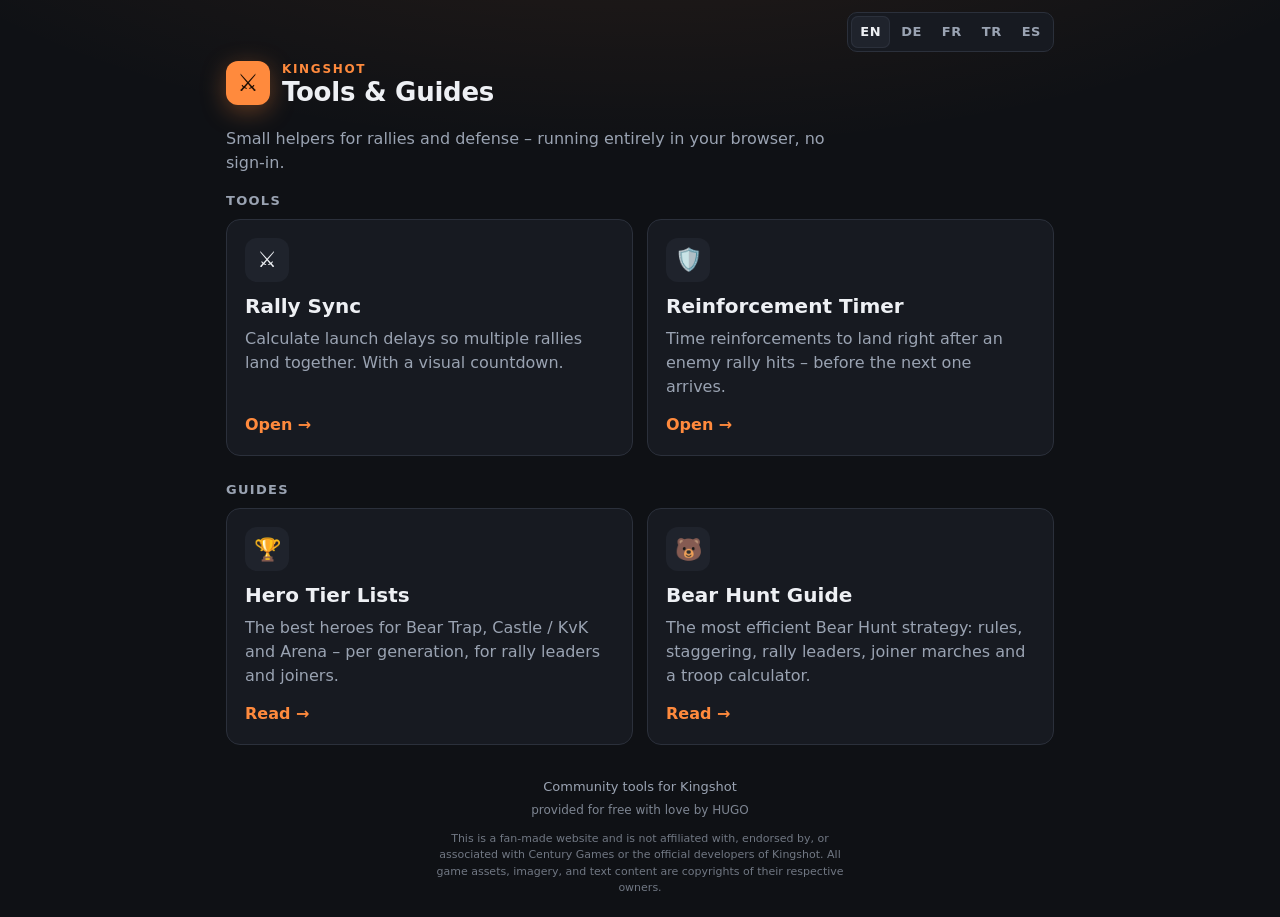
<file: index.html>
<!doctype html>
<html lang="en">
<head>
  <meta charset="utf-8">
  <meta name="viewport" content="width=device-width, initial-scale=1, viewport-fit=cover">
  <meta name="theme-color" content="#0f1115">
  <meta name="description" content="Community-Tools für Kingshot: Rally Sync und Reinforcement Timer.">
  <title>Kingshot Tools</title>
  <link rel="icon" href="data:image/svg+xml,<svg xmlns='http://www.w3.org/2000/svg' viewBox='0 0 100 100'><text y='.9em' font-size='90'>⚔️</text></svg>">
  <link rel="stylesheet" href="assets/styles.css?v=20261112c">
  <style>
    .tools { display: grid; gap: 14px; }
    @media (min-width: 680px) { .tools { grid-template-columns: 1fr 1fr; } }
    .tool {
      display: flex; flex-direction: column; gap: 8px;
      text-decoration: none; color: var(--text);
      background: var(--surface); border: 1px solid var(--line); border-radius: var(--radius);
      padding: 18px; transition: border-color .15s, transform .1s;
    }
    .tool:hover { border-color: var(--accent); }
    .tool:active { transform: translateY(1px); }
    .tool .ico {
      display: grid; place-items: center; width: 44px; height: 44px; border-radius: 12px;
      background: var(--surface-2); font-size: 22px;
    }
    .tool h2 { margin: 4px 0 0; }
    .tool p { margin: 0; color: var(--muted); }
    .tool .go { margin-top: auto; padding-top: 6px; color: var(--accent); font-weight: 700; }
    .sec-title { font-size: 13px; text-transform: uppercase; letter-spacing: .1em; color: var(--muted); margin: 26px 0 10px; }
    .sec-title:first-of-type { margin-top: 6px; }
  </style>
</head>
<body>
  <nav class="crumb"><span></span>
    <div id="langSwitch" class="lang" role="group" aria-label="Language">
      <button type="button" data-lang="en">EN</button>
      <button type="button" data-lang="de">DE</button>
      <button type="button" data-lang="fr">FR</button>
      <button type="button" data-lang="tr">TR</button>
      <button type="button" data-lang="es">ES</button>
    </div>
  </nav>
  <header class="top">
    <div class="brand">
      <span class="mark" aria-hidden="true">⚔</span>
      <div>
        <p lang="en" class="eyebrow">Kingshot</p>
        <h1 data-i18n="title">Tools</h1>
      </div>
    </div>
  </header>

  <main>
    <p class="lead" data-i18n="lead"></p>
    <h2 class="sec-title" data-i18n="secTools"></h2>
    <div class="tools">
      <a class="tool" href="rally/">
        <span class="ico" aria-hidden="true">⚔️</span>
        <h2>Rally Sync</h2>
        <p data-i18n="rallyDesc"></p>
        <span class="go" data-i18n="open"></span>
      </a>
      <a class="tool" href="reinforce/">
        <span class="ico" aria-hidden="true">🛡️</span>
        <h2>Reinforcement Timer</h2>
        <p data-i18n="reinfDesc"></p>
        <span class="go" data-i18n="open"></span>
      </a>
    </div>

    <h2 class="sec-title" data-i18n="secGuides"></h2>
    <div class="tools">
      <a class="tool" href="guides/tier-lists/">
        <span class="ico" aria-hidden="true">🏆</span>
        <h2 data-i18n="tierTitle"></h2>
        <p data-i18n="tierDesc"></p>
        <span class="go" data-i18n="read"></span>
      </a>
      <a class="tool" href="guides/bear-hunt/">
        <span class="ico" aria-hidden="true">🐻</span>
        <h2 data-i18n="bearTitle"></h2>
        <p data-i18n="bearDesc"></p>
        <span class="go" data-i18n="read"></span>
      </a>
    </div>
  </main>

  <footer class="foot"><span data-i18n="foot"></span><span class="credit">provided for free with love by HUGO</span><small class="disclaimer">This is a fan-made website and is not affiliated with, endorsed by, or associated with Century Games or the official developers of Kingshot. All game assets, imagery, and text content are copyrights of their respective owners.</small></footer>

  <script src="assets/lang.js?v=20261112c"></script>
  <script>
    (() => {
      const T = {
        de: {
          title: 'Tools & Guides',
          lead: 'Kleine Helfer für Rallys und Verteidigung – laufen komplett im Browser, ohne Anmeldung.',
          rallyDesc: 'Startverzögerungen berechnen, damit mehrere Rallys gleichzeitig einschlagen. Mit visuellem Countdown.',
          reinfDesc: 'Verstärkungen so timen, dass sie direkt nach einer Gegner-Rally landen – bevor die nächste einschlägt.',
          open: 'Öffnen →',
          foot: 'Community-Tools für Kingshot',
          secTools: 'Tools', secGuides: 'Guides', tierTitle: 'Hero-Tier-Listen', tierDesc: 'Die besten Heroes für Bear Trap, Burg / KvK und Arena – je Generation, für Rally-Leader und Joiner.', bearTitle: 'Bear Hunt Guide', bearDesc: 'Die effizienteste Bear-Hunt-Strategie: Regeln, Staggering, Rally-Leader, Joiner-Märsche und Truppen-Rechner.',
          read: 'Lesen →',
        },
        en: {
          title: 'Tools & Guides',
          lead: 'Small helpers for rallies and defense – running entirely in your browser, no sign-in.',
          rallyDesc: 'Calculate launch delays so multiple rallies land together. With a visual countdown.',
          reinfDesc: 'Time reinforcements to land right after an enemy rally hits – before the next one arrives.',
          open: 'Open →',
          foot: 'Community tools for Kingshot',
          secTools: 'Tools', secGuides: 'Guides', tierTitle: 'Hero Tier Lists', tierDesc: 'The best heroes for Bear Trap, Castle / KvK and Arena – per generation, for rally leaders and joiners.', bearTitle: 'Bear Hunt Guide', bearDesc: 'The most efficient Bear Hunt strategy: rules, staggering, rally leaders, joiner marches and a troop calculator.',
          read: 'Read →',
        },
        fr: {
          title: 'Outils & guides',
          lead: 'Petits outils pour les rallys et la défense – fonctionnent entièrement dans le navigateur, sans inscription.',
          rallyDesc: 'Calcule les délais de départ pour que plusieurs rallys frappent en même temps. Avec compte à rebours visuel.',
          reinfDesc: 'Synchronise tes renforts pour qu\'ils arrivent juste après l\'impact d\'un rally ennemi – avant le suivant.',
          open: 'Ouvrir →',
          foot: 'Outils communautaires pour Kingshot',
          secTools: 'Outils', secGuides: 'Guides', tierTitle: 'Tier lists des héros', tierDesc: 'Les meilleurs héros pour le Bear Trap, le château / KvK et l\'arène – par génération, pour leaders et participants.', bearTitle: 'Guide Bear Hunt', bearDesc: 'La stratégie Bear Hunt la plus efficace : règles, staggering, leaders, marches de participation et calculateur de troupes.',
          read: 'Lire →',
        },
        tr: {
          "title": "Araçlar & Rehberler",
          "lead": "Rally ve savunma için küçük yardımcılar – tamamen tarayıcında çalışır, giriş gerekmez.",
          "rallyDesc": "Birden fazla rally'nin aynı anda vurması için başlangıç gecikmelerini hesapla. Görsel geri sayımla.",
          "reinfDesc": "Takviyeleri, düşman rally'si vurduktan hemen sonra – bir sonraki gelmeden önce – varacak şekilde zamanla.",
          "open": "Aç →",
          "foot": "Kingshot için topluluk araçları",
          "secTools": "Araçlar",
          "secGuides": "Rehberler",
          "tierTitle": "Kahraman Tier Listeleri",
          "tierDesc": "Bear Trap, Kale / KvK ve Arena için en iyi kahramanlar – nesle göre, rally liderleri ve katılımcılar için.",
          "bearTitle": "Bear Hunt Rehberi",
          "bearDesc": "En verimli Bear Hunt stratejisi: kurallar, staggering, rally liderleri, katılımcı yürüyüşleri ve birlik hesaplayıcı.",
          "read": "Oku →"
        },
        es: {
          "title": "Herramientas y guías",
          "lead": "Pequeñas ayudas para rallies y defensa – funcionan por completo en tu navegador, sin registro.",
          "rallyDesc": "Calcula los retrasos de salida para que varios rallies impacten a la vez. Con cuenta atrás visual.",
          "reinfDesc": "Sincroniza tus refuerzos para que lleguen justo después del impacto de un rally enemigo – antes de que llegue el siguiente.",
          "open": "Abrir →",
          "foot": "Herramientas de la comunidad para Kingshot",
          "secTools": "Herramientas",
          "secGuides": "Guías",
          "tierTitle": "Tier lists de héroes",
          "tierDesc": "Los mejores héroes para Bear Trap, Castillo / KvK y Arena – por generación, para líderes y participantes.",
          "bearTitle": "Guía Bear Hunt",
          "bearDesc": "La estrategia de Bear Hunt más eficiente: reglas, staggering, líderes de rally, marchas de participante y calculadora de tropas.",
          "read": "Leer →"
        },
      };
      let lang = KSLang.get();
      function apply() {
        KSLang.mark(lang);
        document.querySelectorAll('[data-i18n]').forEach(el => { el.textContent = T[lang][el.dataset.i18n]; });
      }
      KSLang.bind(l => { lang = l; apply(); });
      apply();
    })();
  </script>
</body>
</html>
</file>
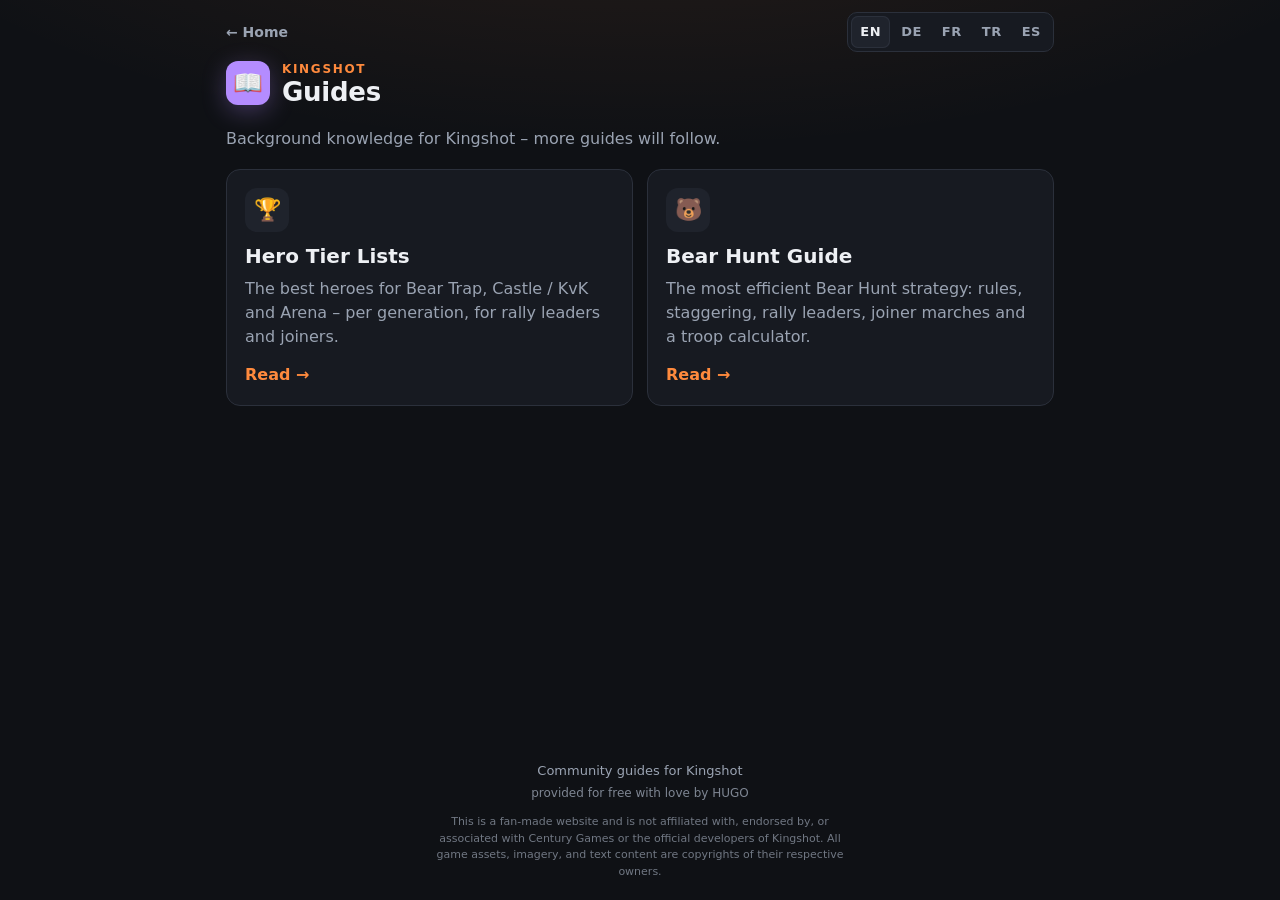
<file: guides/index.html>
<!doctype html>
<html lang="en">
<head>
  <meta charset="utf-8">
  <meta name="viewport" content="width=device-width, initial-scale=1, viewport-fit=cover">
  <meta name="theme-color" content="#0f1115">
  <meta name="description" content="Kingshot guides: hero tier lists and more.">
  <title>Guides · Kingshot</title>
  <link rel="icon" href="data:image/svg+xml,<svg xmlns='http://www.w3.org/2000/svg' viewBox='0 0 100 100'><text y='.9em' font-size='90'>📖</text></svg>">
  <link rel="stylesheet" href="../assets/styles.css?v=20261112c">
  <style>
    .tools { display: grid; gap: 14px; }
    @media (min-width: 680px) { .tools { grid-template-columns: 1fr 1fr; } }
    .tool {
      display: flex; flex-direction: column; gap: 8px; text-decoration: none; color: var(--text);
      background: var(--surface); border: 1px solid var(--line); border-radius: var(--radius);
      padding: 18px; transition: border-color .15s;
    }
    .tool:hover { border-color: var(--accent); }
    .tool .ico { display: grid; place-items: center; width: 44px; height: 44px; border-radius: 12px; background: var(--surface-2); font-size: 22px; }
    .tool h2 { margin: 4px 0 0; }
    .tool p { margin: 0; color: var(--muted); }
    .tool .go { margin-top: auto; padding-top: 6px; color: var(--accent); font-weight: 700; }
    .mark.book { background: #b48cff; color: #12051f; box-shadow: 0 6px 24px rgba(180, 140, 255, .3); }
  </style>
</head>
<body>
  <nav class="crumb">
    <a class="back" href="../" data-i18n="back"></a>
    <div id="langSwitch" class="lang" role="group" aria-label="Language">
      <button type="button" data-lang="en">EN</button>
      <button type="button" data-lang="de">DE</button>
      <button type="button" data-lang="fr">FR</button>
      <button type="button" data-lang="tr">TR</button>
      <button type="button" data-lang="es">ES</button>
    </div>
  </nav>
  <header class="top">
    <div class="brand">
      <span class="mark book" aria-hidden="true">📖</span>
      <div>
        <p lang="en" class="eyebrow">Kingshot</p>
        <h1>Guides</h1>
      </div>
    </div>
  </header>

  <main>
    <p class="lead" data-i18n="lead"></p>
    <div class="tools">
      <a class="tool" href="tier-lists/">
        <span class="ico" aria-hidden="true">🏆</span>
        <h2 data-i18n="tierTitle"></h2>
        <p data-i18n="tierDesc"></p>
        <span class="go" data-i18n="read"></span>
      </a>
      <a class="tool" href="bear-hunt/">
        <span class="ico" aria-hidden="true">🐻</span>
        <h2 data-i18n="bearTitle"></h2>
        <p data-i18n="bearDesc"></p>
        <span class="go" data-i18n="read"></span>
      </a>
    </div>
  </main>

  <footer class="foot"><span data-i18n="foot"></span><span class="credit">provided for free with love by HUGO</span><small class="disclaimer">This is a fan-made website and is not affiliated with, endorsed by, or associated with Century Games or the official developers of Kingshot. All game assets, imagery, and text content are copyrights of their respective owners.</small></footer>

  <script src="../assets/lang.js?v=20261112c"></script>
  <script>
    (() => {
      const T = {
        en: {
          back: '← Home', lead: 'Background knowledge for Kingshot – more guides will follow.',
          tierTitle: 'Hero Tier Lists', tierDesc: 'The best heroes for Bear Trap, Castle / KvK and Arena – per generation, for rally leaders and joiners.',
          bearTitle: 'Bear Hunt Guide', bearDesc: 'The most efficient Bear Hunt strategy: rules, staggering, rally leaders, joiner marches and a troop calculator.',
          read: 'Read →', foot: 'Community guides for Kingshot',
        },
        de: {
          back: '← Startseite', lead: 'Hintergrundwissen für Kingshot – weitere Guides folgen.',
          tierTitle: 'Hero-Tier-Listen', tierDesc: 'Die besten Heroes für Bear Trap, Burg / KvK und Arena – je Generation, für Rally-Leader und Joiner.',
          bearTitle: 'Bear Hunt Guide', bearDesc: 'Die effizienteste Bear-Hunt-Strategie: Regeln, Staggering, Rally-Leader, Joiner-Märsche und Truppen-Rechner.',
          read: 'Lesen →', foot: 'Community-Guides für Kingshot',
        },
        fr: {
          back: '← Accueil', lead: "Des connaissances de fond sur Kingshot – d'autres guides suivront.",
          tierTitle: 'Tier lists des héros', tierDesc: "Les meilleurs héros pour le Bear Trap, le château / KvK et l'arène – par génération, pour leaders et participants.",
          bearTitle: 'Guide Bear Hunt', bearDesc: 'La stratégie Bear Hunt la plus efficace : règles, staggering, leaders, marches de participation et calculateur de troupes.',
          read: 'Lire →', foot: 'Guides communautaires pour Kingshot',
        },
        tr: {
          "back": "← Ana sayfa",
          "lead": "Kingshot için arka plan bilgisi – yeni rehberler yolda.",
          "tierTitle": "Kahraman Tier Listeleri",
          "tierDesc": "Bear Trap, Kale / KvK ve Arena için en iyi kahramanlar – nesle göre, rally liderleri ve katılımcılar için.",
          "bearTitle": "Bear Hunt Rehberi",
          "bearDesc": "En verimli Bear Hunt stratejisi: kurallar, staggering, rally liderleri, katılımcı yürüyüşleri ve birlik hesaplayıcı.",
          "read": "Oku →",
          "foot": "Kingshot için topluluk rehberleri"
        },
        es: {
          "back": "← Inicio",
          "lead": "Conocimiento de fondo sobre Kingshot – vendrán más guías.",
          "tierTitle": "Tier lists de héroes",
          "tierDesc": "Los mejores héroes para Bear Trap, Castillo / KvK y Arena – por generación, para líderes y participantes.",
          "bearTitle": "Guía Bear Hunt",
          "bearDesc": "La estrategia de Bear Hunt más eficiente: reglas, staggering, líderes de rally, marchas de participante y calculadora de tropas.",
          "read": "Leer →",
          "foot": "Guías de la comunidad para Kingshot"
        },
      };
      let lang = KSLang.get();
      function apply() {
        KSLang.mark(lang);
        document.querySelectorAll('[data-i18n]').forEach(el => { el.textContent = T[lang][el.dataset.i18n]; });
      }
      KSLang.bind(l => { lang = l; apply(); });
      apply();
    })();
  </script>
</body>
</html>
</file>
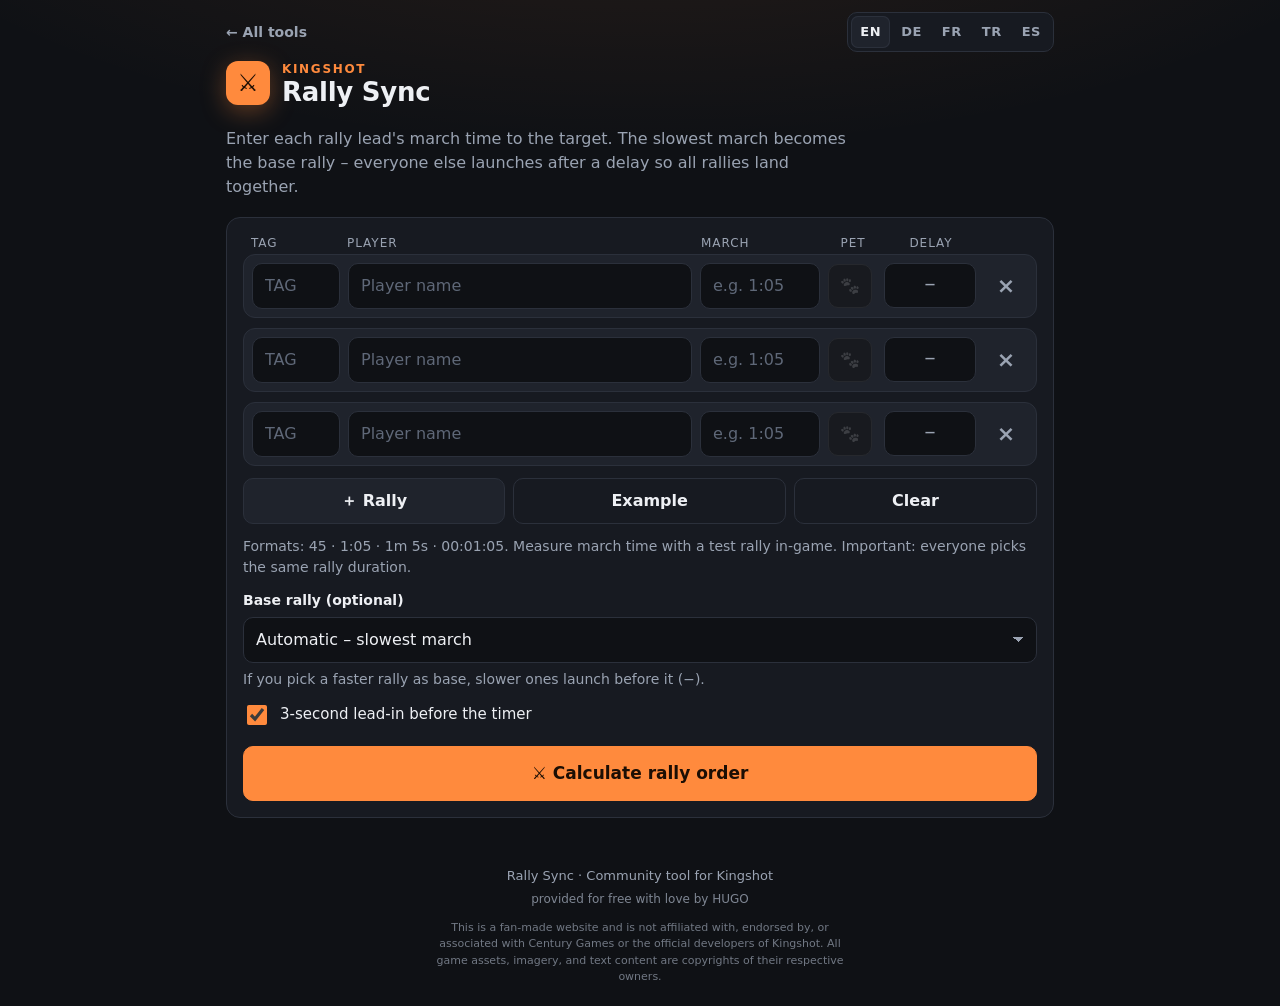
<file: rally/index.html>
<!doctype html>
<html lang="en">
<head>
  <meta charset="utf-8">
  <meta name="viewport" content="width=device-width, initial-scale=1, viewport-fit=cover">
  <meta name="theme-color" content="#0f1115">
  <meta name="description" content="Rally Sync für Kingshot: Startverzögerungen berechnen, damit alle Rallys gleichzeitig einschlagen.">
  <title>Rally Sync · Kingshot</title>
  <link rel="icon" href="data:image/svg+xml,<svg xmlns='http://www.w3.org/2000/svg' viewBox='0 0 100 100'><text y='.9em' font-size='90'>⚔️</text></svg>">
  <link rel="stylesheet" href="../assets/styles.css?v=20261112c">
</head>
<body>
  <nav class="crumb">
    <a class="back" href="../" data-i18n="back">← Alle Tools</a>
    <div id="langSwitch" class="lang" role="group" aria-label="Language">
      <button type="button" data-lang="en">EN</button>
      <button type="button" data-lang="de">DE</button>
      <button type="button" data-lang="fr">FR</button>
      <button type="button" data-lang="tr">TR</button>
      <button type="button" data-lang="es">ES</button>
    </div>
  </nav>
  <header class="top">
    <div class="brand">
      <span class="mark" aria-hidden="true">⚔</span>
      <div>
        <p lang="en" class="eyebrow">Kingshot</p>
        <h1>Rally Sync</h1>
      </div>
    </div>
  </header>

  <main>
    <p class="lead" data-i18n="lead"></p>

    <section class="card" id="inputCard" aria-labelledby="inputTitle">
      <h2 id="inputTitle" class="sr-only" data-i18n="inputTitle"></h2>
      <div class="row row-head" aria-hidden="true">
        <span class="c-tag" data-i18n="colTag"></span>
        <span class="c-name" data-i18n="colName"></span>
        <span class="c-march" data-i18n="colMarch"></span>
        <span class="c-pet" data-i18n="colPet"></span>
        <span class="c-delay" data-i18n="colDelay"></span>
        <span class="c-del"></span>
      </div>
      <div id="rows"></div>

      <div class="actions">
        <button id="addBtn" type="button" data-i18n="add"></button>
        <button id="exampleBtn" type="button" class="ghost" data-i18n="example"></button>
        <button id="clearBtn" type="button" class="ghost" data-i18n="clear"></button>
      </div>

      <p class="hint" data-i18n="hint"></p>

      <div class="field">
        <label for="baseSelect" data-i18n="baseLabel"></label>
        <select id="baseSelect"></select>
        <p class="hint" data-i18n="baseHint"></p>
      </div>

      <label class="check">
        <input type="checkbox" id="precount" checked>
        <span data-i18n="precount"></span>
      </label>

      <button id="calcBtn" type="button" class="primary big" data-i18n="calc"></button>
      <p id="formError" class="error" role="alert" hidden></p>
    </section>

    <section class="card" id="resultCard" hidden aria-live="polite">
      <h2 id="resultTitle"></h2>
      <p id="resultSub" class="muted"></p>
      <ol id="schedule" class="schedule"></ol>
      <div class="actions">
        <button id="timerBtn" type="button" class="primary" data-i18n="timer"></button>
      </div>
    </section>
  </main>

  <footer class="foot">
    <span id="footerText"></span>
    <span class="credit">provided for free with love by HUGO</span><small class="disclaimer">This is a fan-made website and is not affiliated with, endorsed by, or associated with Century Games or the official developers of Kingshot. All game assets, imagery, and text content are copyrights of their respective owners.</small>
  </footer>

  <div id="hud" class="hud" hidden role="dialog" aria-modal="true" aria-labelledby="hudLabel">
    <div class="hud-top">
      <span id="hudClock" class="mono">T+0:00</span>
      <span id="hudCount" class="mono"></span>
    </div>
    <div class="hud-main">
      <p id="hudLabel" class="hud-label"></p>
      <p id="hudBig" class="hud-big mono"></p>
      <p id="hudNames" class="hud-names"></p>
    </div>
    <ol id="hudList" class="hud-list"></ol>
    <div class="hud-actions">
      <button id="restartBtn" type="button" data-i18n="restart"></button>
      <button id="exitBtn" type="button" class="ghost" data-i18n="exit"></button>
    </div>
  </div>

  <template id="rowTpl">
    <div class="row">
      <input class="c-tag f-tag" type="text" maxlength="6" autocomplete="off" autocapitalize="characters" spellcheck="false">
      <input class="c-name f-name" type="text" maxlength="32" autocomplete="off" spellcheck="false">
      <input class="c-march f-march mono" type="text" inputmode="text" autocomplete="off" spellcheck="false">
      <label class="c-pet pet-toggle">
        <input class="f-pet" type="checkbox">
        <span aria-hidden="true">🐾</span>
      </label>
      <span class="c-delay delay mono">—</span>
      <button class="c-del del" type="button">×</button>
    </div>
  </template>

  <script src="../assets/lang.js?v=20261112c"></script>
  <script src="app.js?v=20261112c"></script>
</body>
</html>
</file>
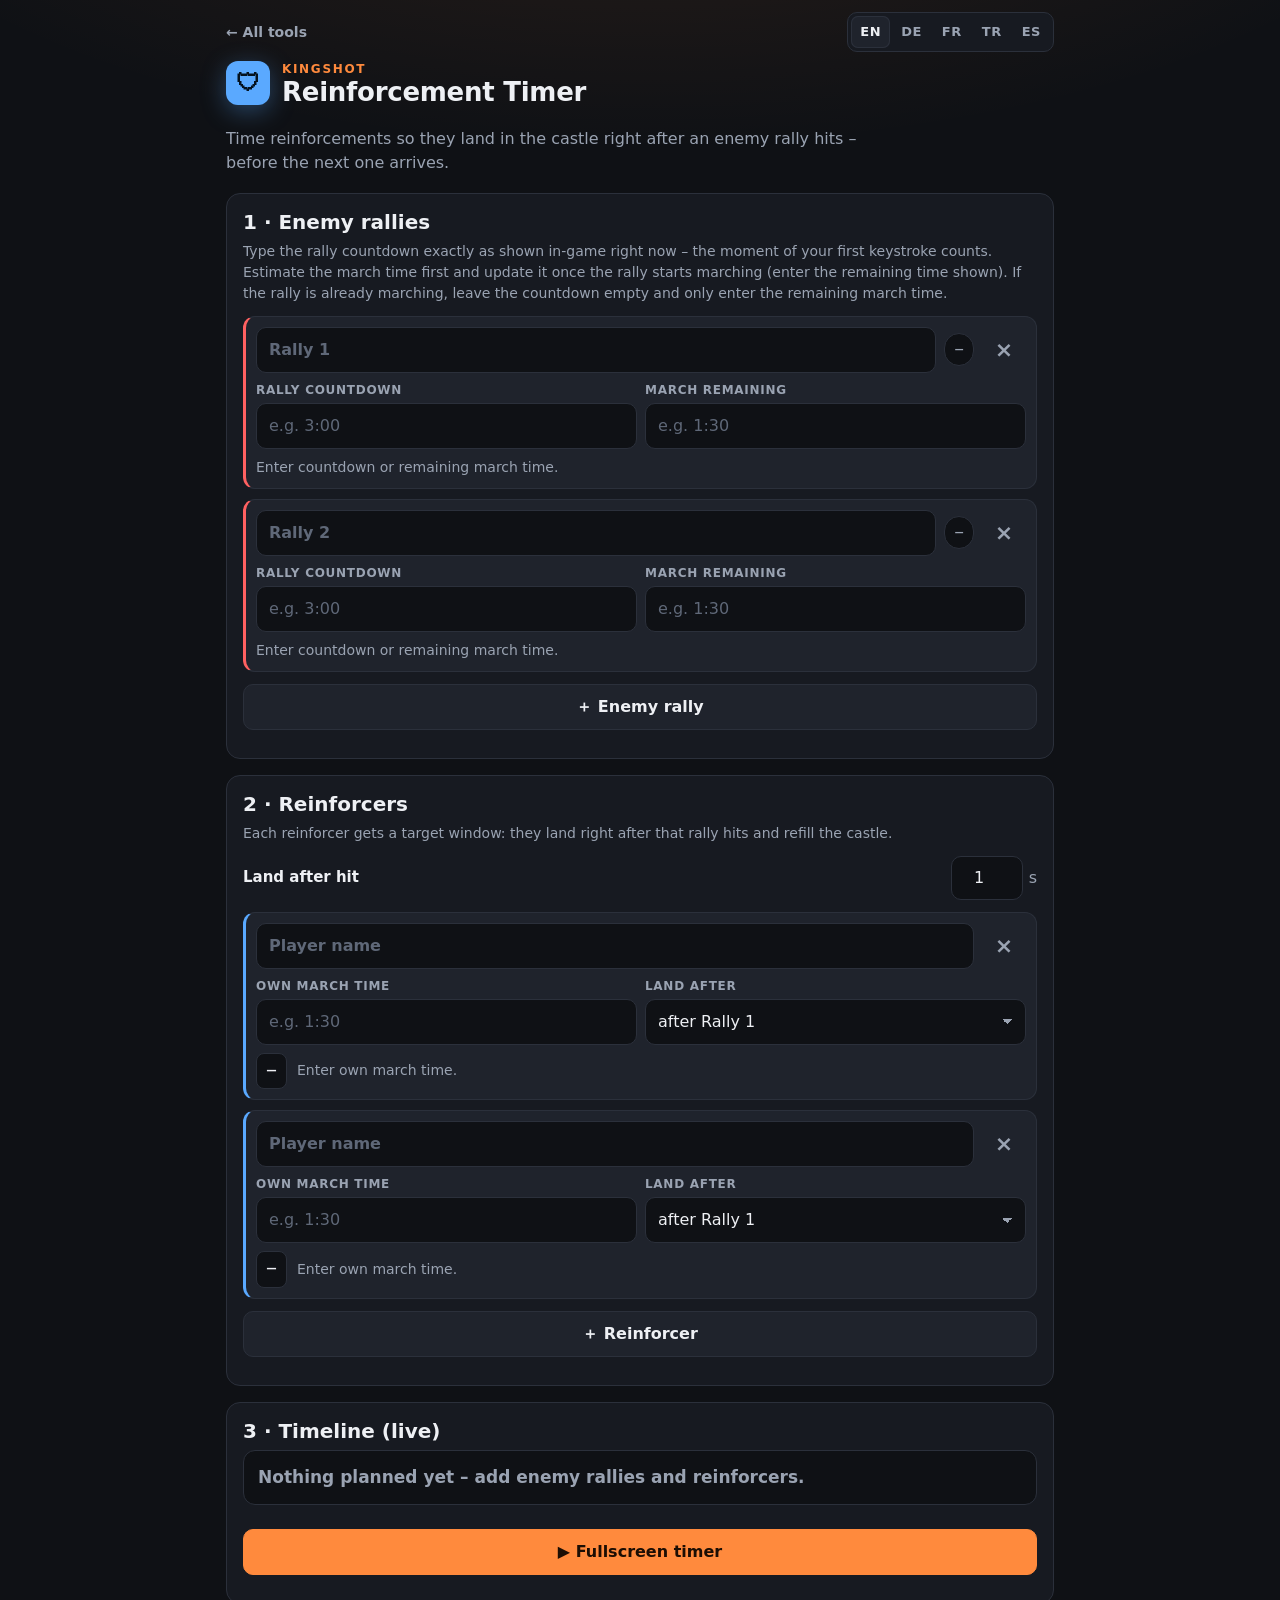
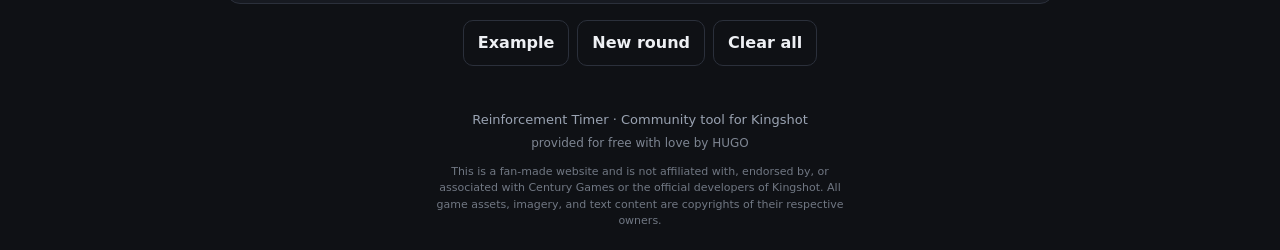
<file: reinforce/index.html>
<!doctype html>
<html lang="en">
<head>
  <meta charset="utf-8">
  <meta name="viewport" content="width=device-width, initial-scale=1, viewport-fit=cover">
  <meta name="theme-color" content="#0f1115">
  <meta name="description" content="Reinforcement Timer für Kingshot: Verstärkungen zwischen Gegner-Rallys timen.">
  <title>Reinforcement Timer · Kingshot</title>
  <link rel="icon" href="data:image/svg+xml,<svg xmlns='http://www.w3.org/2000/svg' viewBox='0 0 100 100'><text y='.9em' font-size='90'>🛡️</text></svg>">
  <link rel="stylesheet" href="../assets/styles.css?v=20261112c">
  <link rel="stylesheet" href="reinforce.css?v=20261112c">
</head>
<body>
  <nav class="crumb">
    <a class="back" href="../" data-i18n="back"></a>
    <div id="langSwitch" class="lang" role="group" aria-label="Language">
      <button type="button" data-lang="en">EN</button>
      <button type="button" data-lang="de">DE</button>
      <button type="button" data-lang="fr">FR</button>
      <button type="button" data-lang="tr">TR</button>
      <button type="button" data-lang="es">ES</button>
    </div>
  </nav>
  <header class="top">
    <div class="brand">
      <span class="mark shield" aria-hidden="true">🛡</span>
      <div>
        <p lang="en" class="eyebrow">Kingshot</p>
        <h1>Reinforcement Timer</h1>
      </div>
    </div>
  </header>

  <main>
    <p class="lead" data-i18n="lead"></p>

    <!-- 1 · Gegner-Rallys -->
    <section class="card">
      <h2 data-i18n="enemyTitle"></h2>
      <p class="hint" data-i18n="enemyHint"></p>
      <div id="enemies" class="stack"></div>
      <div class="actions">
        <button id="addEnemy" type="button" data-i18n="addEnemy"></button>
      </div>
    </section>

    <!-- 2 · Verstärker -->
    <section class="card">
      <h2 data-i18n="playerTitle"></h2>
      <p class="hint" data-i18n="playerHint"></p>
      <div class="buffer">
        <label for="buffer" data-i18n="bufferLabel"></label>
        <div class="buffer-input">
          <input id="buffer" type="number" min="0" max="30" step="1" inputmode="numeric">
          <span data-i18n="sec"></span>
        </div>
      </div>
      <div id="players" class="stack"></div>
      <div class="actions">
        <button id="addPlayer" type="button" data-i18n="addPlayer"></button>
      </div>
    </section>

    <!-- 3 · Ablauf -->
    <section class="card" aria-live="off">
      <h2 data-i18n="flowTitle"></h2>
      <div id="nextCard" class="next"></div>
      <ol id="timeline" class="timeline"></ol>
      <div class="actions">
        <button id="hudBtn" type="button" class="primary" data-i18n="hud"></button>
      </div>
    </section>

    <div class="actions bottom">
      <button id="exampleBtn" type="button" class="ghost" data-i18n="example"></button>
      <button id="resetBtn" type="button" class="ghost" data-i18n="reset"></button>
      <button id="clearBtn" type="button" class="ghost" data-i18n="clear"></button>
    </div>
  </main>

  <footer class="foot"><span id="footerText"></span><span class="credit">provided for free with love by HUGO</span><small class="disclaimer">This is a fan-made website and is not affiliated with, endorsed by, or associated with Century Games or the official developers of Kingshot. All game assets, imagery, and text content are copyrights of their respective owners.</small></footer>

  <!-- Vollbild-Timer -->
  <div id="hud" class="hud" hidden role="dialog" aria-modal="true" aria-labelledby="hudLabel">
    <div class="hud-top">
      <span id="hudEnemy" class="mono"></span>
      <span id="hudCount" class="mono"></span>
    </div>
    <div class="hud-main">
      <p id="hudLabel" class="hud-label"></p>
      <p id="hudBig" class="hud-big mono"></p>
      <p id="hudNames" class="hud-names"></p>
      <p id="hudSub" class="hud-sub"></p>
    </div>
    <ol id="hudList" class="hud-list"></ol>
    <div class="hud-actions">
      <button id="exitBtn" type="button" class="ghost" data-i18n="exit"></button>
    </div>
  </div>

  <template id="enemyTpl">
    <div class="erow">
      <div class="erow-head">
        <input class="f-label" type="text" maxlength="24" autocomplete="off" spellcheck="false">
        <span class="chip"></span>
        <button class="del" type="button">×</button>
      </div>
      <div class="pair">
        <label class="mini">
          <span class="mini-l l-cd"></span>
          <input class="f-cd mono" type="text" autocomplete="off" spellcheck="false">
        </label>
        <label class="mini">
          <span class="mini-l l-march"></span>
          <input class="f-march mono" type="text" autocomplete="off" spellcheck="false">
        </label>
      </div>
      <p class="estatus"></p>
    </div>
  </template>

  <template id="playerTpl">
    <div class="prow">
      <div class="prow-head">
        <input class="f-name" type="text" maxlength="32" autocomplete="off" spellcheck="false">
        <button class="del" type="button">×</button>
      </div>
      <div class="pair">
        <label class="mini">
          <span class="mini-l l-pmarch"></span>
          <input class="f-pmarch mono" type="text" autocomplete="off" spellcheck="false">
        </label>
        <label class="mini">
          <span class="mini-l l-target"></span>
          <select class="f-target"></select>
        </label>
      </div>
      <div class="pstatus">
        <span class="pwhen mono"></span>
        <span class="pinfo"></span>
      </div>
    </div>
  </template>

  <script src="../assets/lang.js?v=20261112c"></script>
  <script src="app.js?v=20261112c"></script>
</body>
</html>
</file>
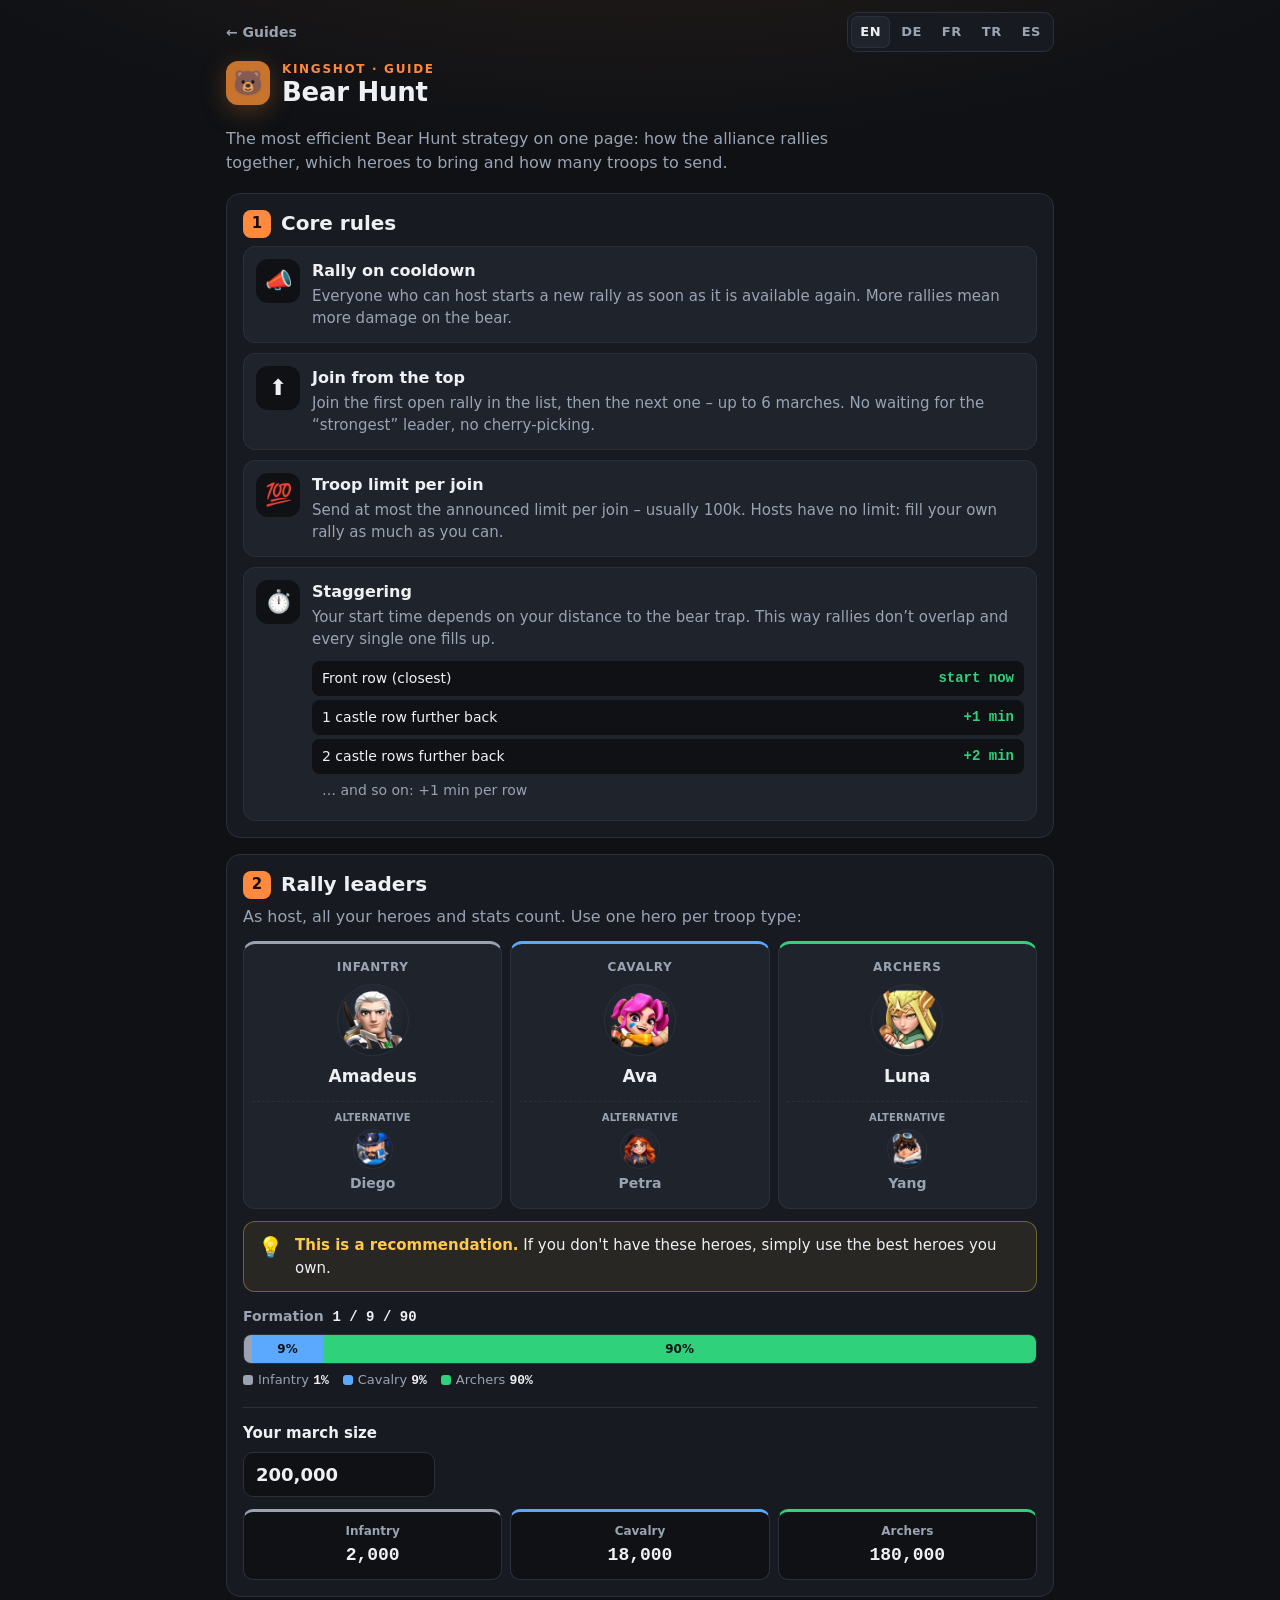
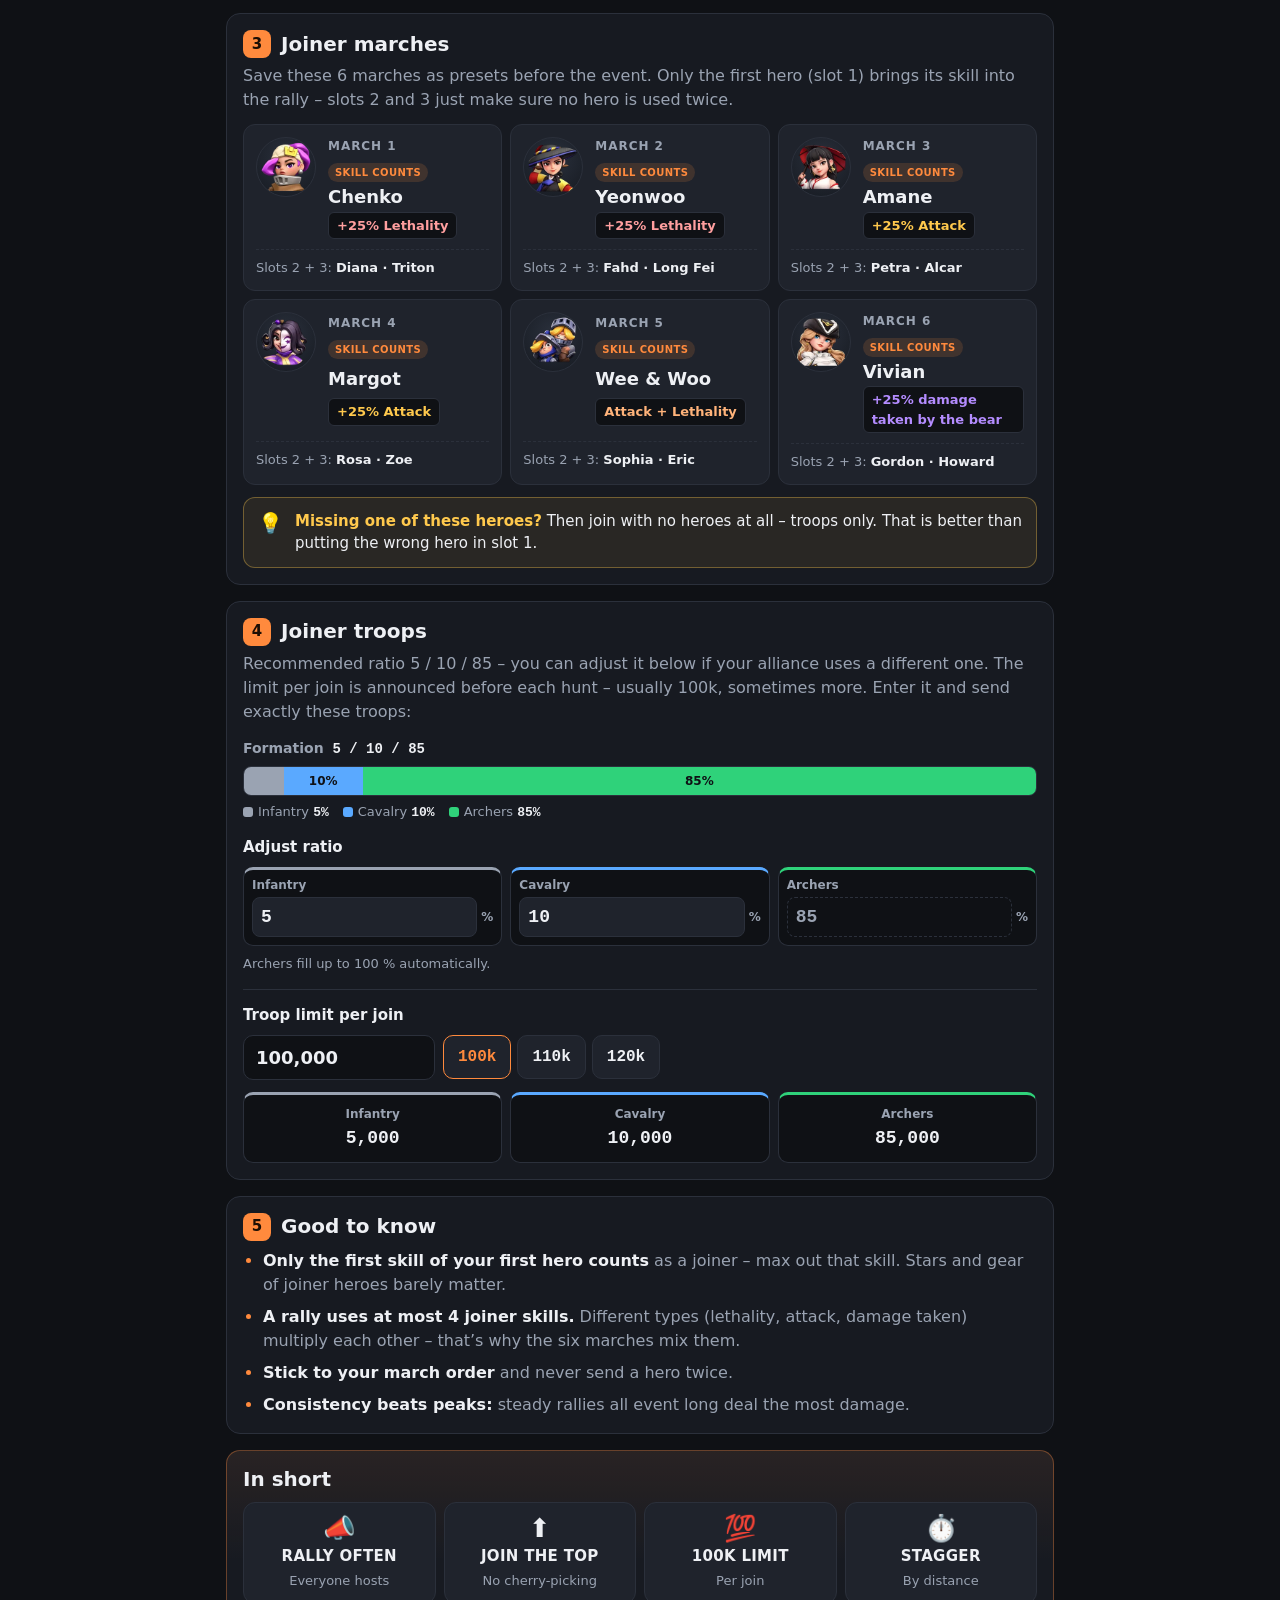
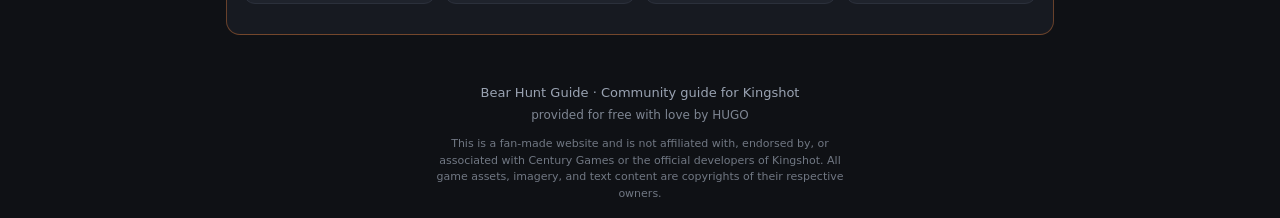
<file: guides/bear-hunt/index.html>
<!doctype html>
<html lang="en">
<head>
  <meta charset="utf-8">
  <meta name="viewport" content="width=device-width, initial-scale=1, viewport-fit=cover">
  <meta name="theme-color" content="#0f1115">
  <meta name="description" content="Kingshot Bear Hunt guide: rules, staggering, rally leader and joiner heroes, troop ratios and a troop calculator.">
  <title>Bear Hunt Guide · Kingshot</title>
  <link rel="icon" href="data:image/svg+xml,<svg xmlns='http://www.w3.org/2000/svg' viewBox='0 0 100 100'><text y='.9em' font-size='90'>🐻</text></svg>">
  <link rel="stylesheet" href="../../assets/styles.css?v=20261112c">
  <link rel="stylesheet" href="bear-hunt.css?v=20261112c">
</head>
<body>
  <nav class="crumb">
    <a class="back" href="../" data-i18n="back"></a>
    <div id="langSwitch" class="lang" role="group" aria-label="Language">
      <button type="button" data-lang="en">EN</button>
      <button type="button" data-lang="de">DE</button>
      <button type="button" data-lang="fr">FR</button>
      <button type="button" data-lang="tr">TR</button>
      <button type="button" data-lang="es">ES</button>
    </div>
  </nav>
  <header class="top">
    <div class="brand">
      <span class="mark bear" aria-hidden="true">🐻</span>
      <div>
        <p lang="en" class="eyebrow" data-i18n="eyebrow"></p>
        <h1 data-i18n="title"></h1>
      </div>
    </div>
  </header>

  <main>
    <p class="lead" data-i18n="lead"></p>

    <!-- 1 · Kernregeln -->
    <section class="card">
      <h2><span class="num">1</span> <span data-i18n="rulesTitle"></span></h2>
      <ul id="rules" class="rules"></ul>
    </section>

    <!-- 2 · Rally-Leader -->
    <section class="card">
      <h2><span class="num">2</span> <span data-i18n="leadTitle"></span></h2>
      <p class="muted" data-i18n="leadIntro"></p>
      <div id="leaders" class="leaders"></div>
      <div class="tipbox">
        <span class="tip-ic" aria-hidden="true">💡</span>
        <p><b data-i18n="leadTipTitle"></b> <span data-i18n="leadTipText"></span></p>
      </div>
      <div class="formation">
        <div class="form-head"><span data-i18n="formation"></span> <b class="mono">1 / 9 / 90</b></div>
        <div id="leadBar" class="bar"></div>
        <div id="leadLegend" class="legend"></div>
      </div>
      <div class="calc">
        <label for="leadSize" data-i18n="leadCalc"></label>
        <input id="leadSize" class="mono" type="text" inputmode="numeric" autocomplete="off">
        <div id="leadResult" class="calc-result"></div>
      </div>
    </section>

    <!-- 3 · Joiner-Märsche -->
    <section class="card">
      <h2><span class="num">3</span> <span data-i18n="joinTitle"></span></h2>
      <p class="muted" data-i18n="joinIntro"></p>
      <div id="marches" class="marches"></div>
      <div class="tipbox">
        <span class="tip-ic" aria-hidden="true">💡</span>
        <p><b data-i18n="noHeroTitle"></b> <span data-i18n="noHeroText"></span></p>
      </div>
    </section>

    <!-- 4 · Joiner-Truppen -->
    <section class="card">
      <h2><span class="num">4</span> <span data-i18n="troopsTitle"></span></h2>
      <p class="muted" data-i18n="troopsIntro"></p>
      <div class="formation">
        <div class="form-head"><span data-i18n="formation"></span> <b id="joinRatioText" class="mono">5 / 10 / 85</b></div>
        <div id="joinBar" class="bar"></div>
        <div id="joinLegend" class="legend"></div>
      </div>
      <div class="ratio-edit">
        <span class="ratio-label" data-i18n="ratioLabel"></span>
        <div class="ratio-fields">
          <label class="rf" data-type="inf"><span data-i18n="inf"></span><span class="rf-in"><input id="rInf" class="mono" type="number" min="0" max="100" step="1" inputmode="numeric"><i>%</i></span></label>
          <label class="rf" data-type="cav"><span data-i18n="cav"></span><span class="rf-in"><input id="rCav" class="mono" type="number" min="0" max="100" step="1" inputmode="numeric"><i>%</i></span></label>
          <label class="rf" data-type="arc"><span data-i18n="arc"></span><span class="rf-in"><input id="rArc" class="mono" type="number" readonly tabindex="-1"><i>%</i></span></label>
        </div>
        <p id="ratioErr" class="error" hidden></p>
        <p class="ratio-note"><span data-i18n="ratioAuto"></span> <button id="ratioReset" type="button" class="link-btn" hidden></button></p>
      </div>
      <div class="calc">
        <label for="joinLimit" data-i18n="joinCalc"></label>
        <div class="calc-row">
          <input id="joinLimit" class="mono" type="text" inputmode="numeric" autocomplete="off">
          <div class="presets" id="presets"></div>
        </div>
        <div id="joinResult" class="calc-result"></div>
      </div>
    </section>

    <!-- 5 · Merksätze -->
    <section class="card">
      <h2><span class="num">5</span> <span data-i18n="notesTitle"></span></h2>
      <ul id="notes" class="notes"></ul>
    </section>

    <!-- Kurzfassung -->
    <section class="card summary">
      <h2 data-i18n="sumTitle"></h2>
      <div id="summary" class="sum-grid"></div>
    </section>
  </main>

  <footer class="foot"><span id="footerText"></span><span class="credit">provided for free with love by HUGO</span><small class="disclaimer">This is a fan-made website and is not affiliated with, endorsed by, or associated with Century Games or the official developers of Kingshot. All game assets, imagery, and text content are copyrights of their respective owners.</small></footer>

  <script src="../../assets/lang.js?v=20261112c"></script>
  <script src="app.js?v=20261112c"></script>
</body>
</html>
</file>
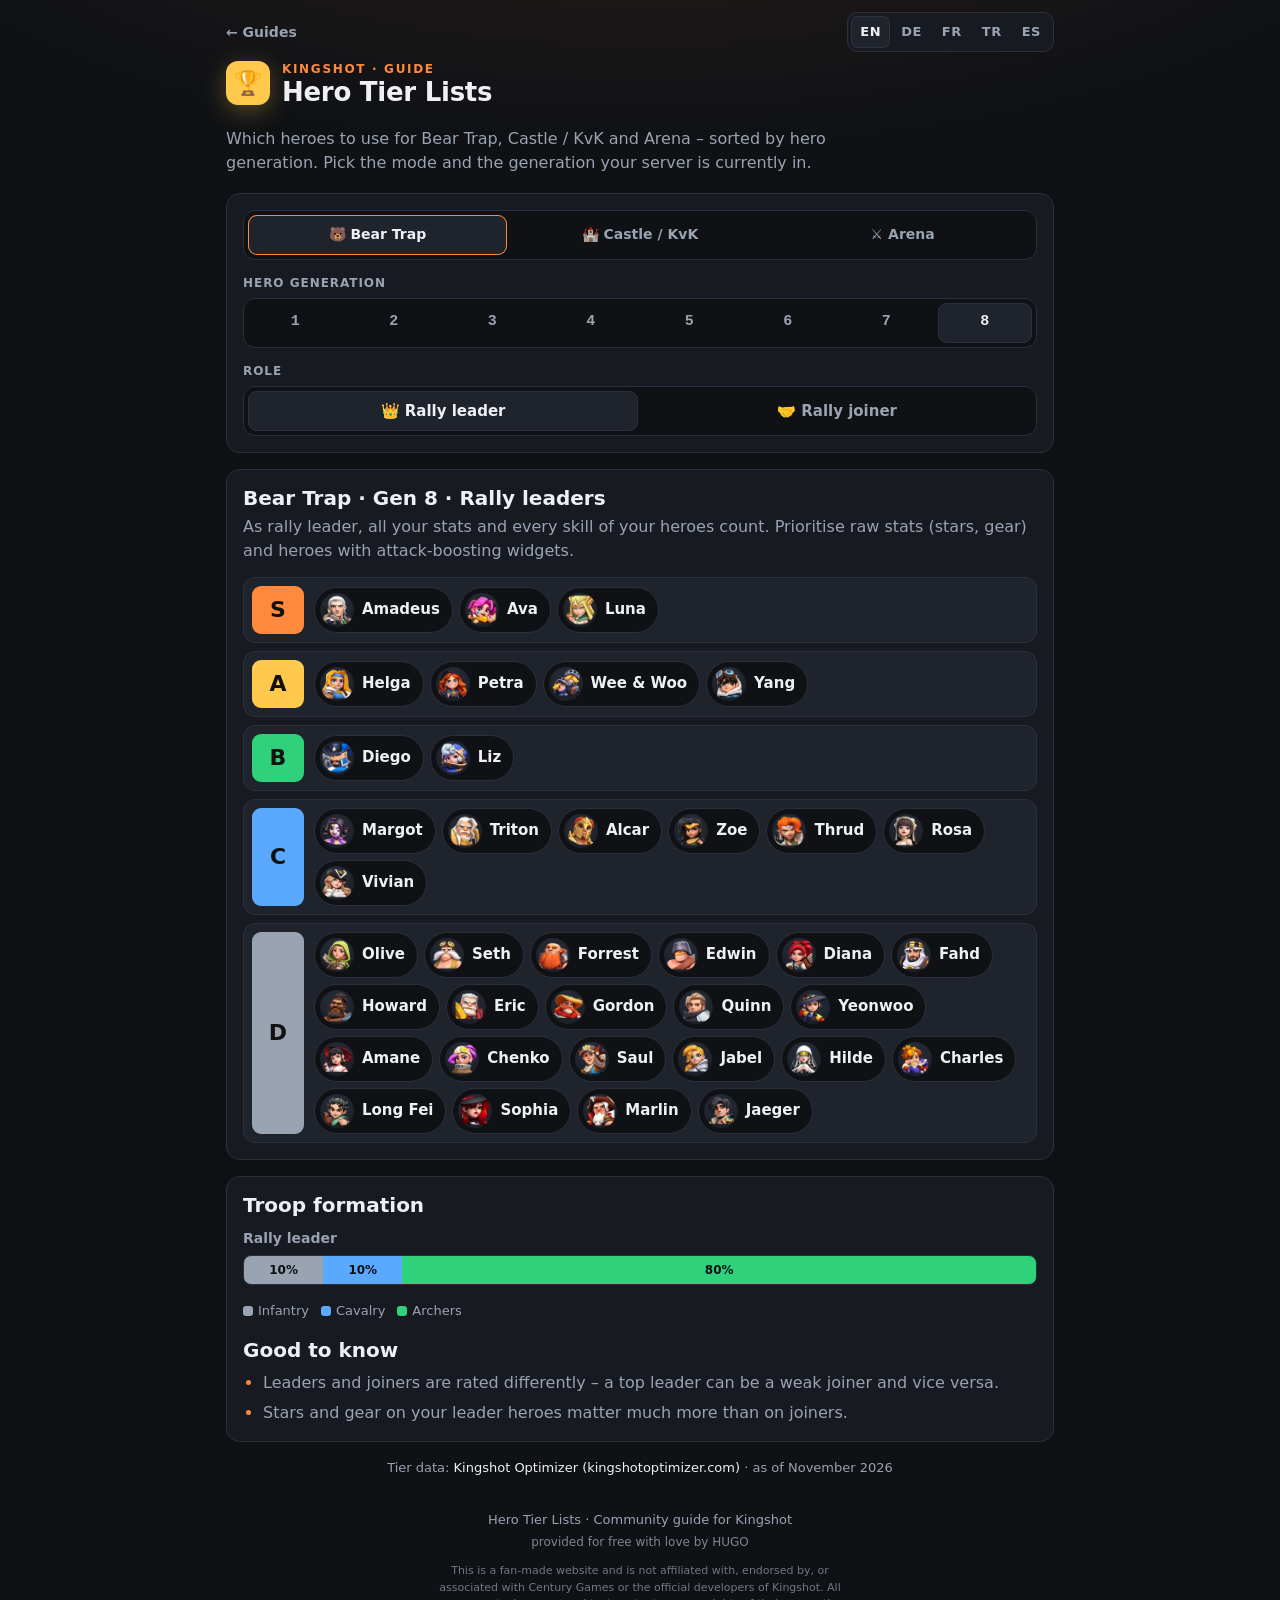
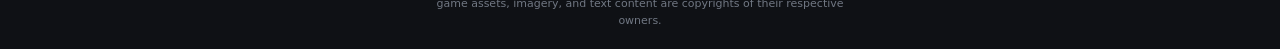
<file: guides/tier-lists/index.html>
<!doctype html>
<html lang="en">
<head>
  <meta charset="utf-8">
  <meta name="viewport" content="width=device-width, initial-scale=1, viewport-fit=cover">
  <meta name="theme-color" content="#0f1115">
  <meta name="description" content="Kingshot hero tier lists for Bear Trap, Castle / KvK and Arena – by generation, for rally leaders and joiners.">
  <title>Hero Tier Lists · Kingshot</title>
  <link rel="icon" href="data:image/svg+xml,<svg xmlns='http://www.w3.org/2000/svg' viewBox='0 0 100 100'><text y='.9em' font-size='90'>🏆</text></svg>">
  <link rel="stylesheet" href="../../assets/styles.css?v=20261112c">
  <link rel="stylesheet" href="tier-lists.css?v=20261112c">
</head>
<body>
  <nav class="crumb">
    <a class="back" href="../" data-i18n="back"></a>
    <div id="langSwitch" class="lang" role="group" aria-label="Language">
      <button type="button" data-lang="en">EN</button>
      <button type="button" data-lang="de">DE</button>
      <button type="button" data-lang="fr">FR</button>
      <button type="button" data-lang="tr">TR</button>
      <button type="button" data-lang="es">ES</button>
    </div>
  </nav>
  <header class="top">
    <div class="brand">
      <span class="mark trophy" aria-hidden="true">🏆</span>
      <div>
        <p lang="en" class="eyebrow" data-i18n="eyebrow"></p>
        <h1 data-i18n="title"></h1>
      </div>
    </div>
  </header>

  <main>
    <p class="lead" data-i18n="lead"></p>

    <section class="card controls">
      <div class="seg modes" id="modes" role="tablist">
        <button type="button" role="tab" data-mode="bear"><span aria-hidden="true">🐻</span> <span data-i18n="modeBear"></span></button>
        <button type="button" role="tab" data-mode="castle"><span aria-hidden="true">🏰</span> <span data-i18n="modeCastle"></span></button>
        <button type="button" role="tab" data-mode="arena"><span aria-hidden="true">⚔️</span> <span data-i18n="modeArena"></span></button>
      </div>

      <div class="row-ctl">
        <span class="ctl-label" data-i18n="genLabel"></span>
        <div class="seg gens" id="gens"></div>
      </div>

      <div class="row-ctl" id="roleRow">
        <span class="ctl-label" data-i18n="roleLabel"></span>
        <div class="seg roles" id="roles"></div>
      </div>
    </section>

    <section class="card">
      <h2 id="listTitle"></h2>
      <p id="listIntro" class="muted"></p>
      <div id="tiers" class="tiers"></div>
    </section>

    <section class="card info">
      <h2 data-i18n="formationTitle"></h2>
      <div id="formation"></div>
      <h2 class="mt" data-i18n="tipsTitle"></h2>
      <ul id="tips" class="tips"></ul>
    </section>

    <p class="source">
      <span data-i18n="sourceLabel"></span>
      <span id="sourceLink" class="src-name"></span>
      · <span id="updated"></span>
      <span id="splitNote" class="split-note"></span>
    </p>
  </main>

  <footer class="foot"><span id="footerText"></span><span class="credit">provided for free with love by HUGO</span><small class="disclaimer">This is a fan-made website and is not affiliated with, endorsed by, or associated with Century Games or the official developers of Kingshot. All game assets, imagery, and text content are copyrights of their respective owners.</small></footer>

  <script src="../../assets/lang.js?v=20261112c"></script>
  <script src="data.js?v=20261112c"></script>
  <script src="app.js?v=20261112c"></script>
</body>
</html>
</file>
<file: assets/styles.css>
:root {
  --bg: #0f1115;
  --surface: #171a21;
  --surface-2: #1f232c;
  --line: #2b303b;
  --text: #eef0f4;
  --muted: #9aa3b2;
  --accent: #ff8a3d;
  --accent-ink: #1c0e04;
  --go: #2fd27a;
  --go-ink: #04170c;
  --soon: #ffc94d;
  --danger: #ff6161;
  --radius: 14px;
  --font: system-ui, -apple-system, "Segoe UI", Roboto, "Helvetica Neue", Arial, sans-serif;
  --mono: ui-monospace, "SF Mono", "Cascadia Mono", "Roboto Mono", Menlo, Consolas, monospace;
  color-scheme: dark;
}

* { box-sizing: border-box; }

html, body { margin: 0; }

body {
  background:
    radial-gradient(1200px 500px at 50% -200px, rgba(255, 138, 61, .12), transparent 70%),
    var(--bg);
  color: var(--text);
  font: 16px/1.5 var(--font);
  min-height: 100vh;
  display: flex;
  flex-direction: column;
  -webkit-font-smoothing: antialiased;
}

.mono { font-family: var(--mono); font-variant-numeric: tabular-nums; }

.sr-only {
  position: absolute; width: 1px; height: 1px; padding: 0; margin: -1px;
  overflow: hidden; clip: rect(0 0 0 0); white-space: nowrap; border: 0;
}

/* ---------- Header ---------- */
.crumb {
  display: flex; align-items: center; justify-content: space-between; gap: 12px;
  max-width: 860px; width: 100%; margin: 0 auto; padding: 12px 16px 0;
}
.back { color: var(--muted); text-decoration: none; font-size: 14px; font-weight: 600; }
.back:hover { color: var(--text); }
.crumb + .top { padding-top: 8px; }
.top {
  display: flex; align-items: center; justify-content: space-between;
  max-width: 860px; width: 100%; margin: 0 auto;
  padding: 20px 16px 4px;
}
.brand { display: flex; align-items: center; gap: 12px; }
.mark {
  display: grid; place-items: center;
  width: 44px; height: 44px; border-radius: 12px;
  background: var(--accent); color: var(--accent-ink);
  font-size: 24px; font-weight: 700;
  box-shadow: 0 6px 24px rgba(255, 138, 61, .35);
}
.lang {
  display: inline-flex; flex: none; padding: 3px; gap: 2px;
  border: 1px solid var(--line); border-radius: 10px; background: var(--surface);
}
.lang button {
  min-height: 32px; padding: 4px 9px; font-size: 13px; letter-spacing: .04em;
  border: 0; border-radius: 7px; background: transparent; color: var(--muted);
}
.lang button[aria-pressed="true"] { background: var(--surface-2); color: var(--text); box-shadow: inset 0 0 0 1px var(--line); }
.lang button:hover { color: var(--text); }
.brand { min-width: 0; }
.top { gap: 12px; }

.eyebrow {
  margin: 0; font-size: 12px; letter-spacing: .14em; text-transform: uppercase;
  color: var(--accent); font-weight: 700;
}
h1 { margin: 0; font-size: 26px; line-height: 1.1; letter-spacing: -.01em; }
h2 { margin: 0 0 4px; font-size: 20px; line-height: 1.25; }

main {
  max-width: 860px; width: 100%; margin: 0 auto;
  padding: 8px 16px 32px; flex: 1;
}
.lead { color: var(--muted); margin: 8px 0 18px; max-width: 62ch; }
.muted { color: var(--muted); margin: 0 0 14px; }

.card {
  background: var(--surface);
  border: 1px solid var(--line);
  border-radius: var(--radius);
  padding: 16px;
  margin-bottom: 16px;
}

/* ---------- Buttons & inputs ---------- */
button {
  font: inherit; font-weight: 600; color: var(--text);
  background: var(--surface-2); border: 1px solid var(--line);
  border-radius: 10px; padding: 10px 14px; cursor: pointer;
  min-height: 44px;
  transition: background .15s, border-color .15s, transform .05s;
}
button:hover { border-color: #3a4150; }
button:active { transform: translateY(1px); }
button:focus-visible, input:focus-visible { outline: 2px solid var(--accent); outline-offset: 2px; }
button.ghost { background: transparent; }
button.small { min-height: 36px; padding: 6px 12px; font-size: 14px; }
button.primary { background: var(--accent); color: var(--accent-ink); border-color: var(--accent); }
button.primary:hover { filter: brightness(1.06); }
button.big { width: 100%; font-size: 17px; padding: 14px; margin-top: 4px; }

input[type="text"] {
  font: inherit; color: var(--text);
  background: var(--bg); border: 1px solid var(--line);
  border-radius: 10px; padding: 10px 12px; min-height: 44px; width: 100%;
  min-width: 0;
}
input[type="text"]::placeholder { color: #5f6878; }
input.invalid { border-color: var(--danger); background: rgba(255, 97, 97, .08); }
.f-tag { text-transform: uppercase; }

.actions { display: flex; flex-wrap: wrap; gap: 8px; margin: 12px 0; }
.actions button { flex: 1 1 auto; }

.hint { color: var(--muted); font-size: 14px; margin: 4px 0 12px; }

.field { margin: 0 0 12px; }
.field label { display: block; font-size: 14px; font-weight: 600; margin-bottom: 6px; }
.field .hint { margin: 6px 0 0; }
select {
  font: inherit; color: var(--text); width: 100%; min-height: 44px;
  background: var(--bg); border: 1px solid var(--line); border-radius: 10px;
  padding: 10px 36px 10px 12px; appearance: none; cursor: pointer;
  background-image: linear-gradient(45deg, transparent 50%, var(--muted) 50%), linear-gradient(135deg, var(--muted) 50%, transparent 50%);
  background-position: calc(100% - 18px) 50%, calc(100% - 13px) 50%;
  background-size: 5px 5px; background-repeat: no-repeat;
}
select:focus-visible { outline: 2px solid var(--accent); outline-offset: 2px; }
select.manual { border-color: var(--accent); }
.delay.early { color: var(--soon); }

.check {
  display: flex; align-items: center; gap: 10px;
  font-size: 15px; margin: 0 0 14px; cursor: pointer;
}
.check input { width: 20px; height: 20px; accent-color: var(--accent); }

.error { color: var(--danger); margin: 10px 0 0; font-weight: 600; }

/* ---------- Rally rows ---------- */
#rows { display: flex; flex-direction: column; gap: 10px; }

.row {
  display: grid;
  grid-template-columns: 5rem 1fr 2.75rem 2rem 2.75rem;
  grid-template-areas:
    "tag   name  name  name  del"
    "march march pet   delay delay";
  gap: 8px; align-items: center;
  padding: 10px; border-radius: 12px;
  background: var(--surface-2); border: 1px solid var(--line);
}
.row-head { display: none; }

.c-tag { grid-area: tag; }
.c-name { grid-area: name; }
.c-march { grid-area: march; }
.c-pet { grid-area: pet; }
.c-delay { grid-area: delay; }
.c-del { grid-area: del; justify-self: end; }

.pet-toggle {
  display: grid; place-items: center; position: relative;
  width: 44px; height: 44px; border-radius: 10px;
  border: 1px solid var(--line); background: var(--bg);
  cursor: pointer; filter: grayscale(1); opacity: .45;
  transition: opacity .15s, filter .15s, border-color .15s;
}
.pet-toggle input { position: absolute; opacity: 0; inset: 0; margin: 0; cursor: pointer; }
.pet-toggle:has(input:checked) { filter: none; opacity: 1; border-color: var(--accent); }
.pet-toggle:has(input:focus-visible) { outline: 2px solid var(--accent); outline-offset: 2px; }

.delay {
  text-align: center; font-weight: 700; color: var(--muted);
  padding: 10px 4px; border-radius: 10px; background: var(--bg);
  border: 1px solid var(--line); white-space: nowrap; font-size: 15px;
}
.delay.base { color: var(--go-ink); background: var(--go); border-color: var(--go); }
.delay.set { color: var(--text); }

.del {
  width: 44px; padding: 0; font-size: 22px; line-height: 1;
  color: var(--muted); background: transparent; border-color: transparent;
}
.del:hover { color: var(--danger); border-color: var(--line); }

@media (min-width: 680px) {
  .row {
    grid-template-columns: 5.5rem 1fr 7.5rem 3rem 5.75rem 2.75rem;
    grid-template-areas: "tag name march pet delay del";
    padding: 8px;
  }
  .row-head {
    display: grid; background: none; border: 0; padding: 0 8px 2px;
    font-size: 12px; text-transform: uppercase; letter-spacing: .08em; color: var(--muted);
  }
  .row-head .c-pet, .row-head .c-delay { text-align: center; justify-self: center; }
}

/* ---------- Result ---------- */
.schedule { list-style: none; margin: 0 0 14px; padding: 0; display: flex; flex-direction: column; gap: 6px; }
.schedule li {
  display: flex; align-items: center; gap: 12px;
  padding: 10px 12px; border-radius: 10px; background: var(--surface-2);
}
.schedule .when {
  font-family: var(--mono); font-weight: 700; min-width: 4.5rem; text-align: center;
  padding: 4px 8px; border-radius: 8px; background: var(--bg);
}
.schedule li.is-base .when { background: var(--go); color: var(--go-ink); }
.schedule .who { overflow-wrap: anywhere; }
.schedule .march { margin-left: auto; color: var(--muted); font-family: var(--mono); font-size: 14px; }

.preview {
  margin: 0; padding: 12px; border-radius: 10px;
  background: var(--bg); border: 1px dashed var(--line);
  color: var(--muted); font: 13px/1.55 var(--mono);
  white-space: pre-wrap; overflow-wrap: anywhere;
}

/* ---------- Footer ---------- */
.credit { font-size: 12px; opacity: .8; }
.disclaimer { display: block; max-width: 62ch; margin-top: 8px; font-size: 11px; line-height: 1.5; opacity: .7; }
.foot {
  display: flex; flex-direction: column; align-items: center; gap: 4px;
  text-align: center; color: var(--muted); font-size: 13px;
  padding: 0 16px calc(20px + env(safe-area-inset-bottom));
}

/* ---------- Visual timer (HUD) ---------- */
.hud {
  position: fixed; inset: 0; z-index: 50;
  display: flex; flex-direction: column;
  background: var(--bg);
  padding: calc(16px + env(safe-area-inset-top)) 16px calc(16px + env(safe-area-inset-bottom));
  transition: background .12s;
}
.hud[hidden] { display: none; }
.hud-top { display: flex; justify-content: space-between; color: var(--muted); font-size: 15px; }
.hud-main {
  flex: 1; display: flex; flex-direction: column; align-items: center; justify-content: center;
  text-align: center; gap: 6px; min-height: 0;
}
.hud-label {
  margin: 0; font-size: clamp(18px, 4.5vw, 26px); font-weight: 700;
  text-transform: uppercase; letter-spacing: .08em; color: var(--muted);
}
.hud-big {
  margin: 0; font-weight: 800; line-height: 1;
  font-size: clamp(88px, 30vw, 220px); letter-spacing: -.03em;
}
.hud-names {
  margin: 8px 0 0; font-size: clamp(20px, 5.5vw, 34px); font-weight: 700;
  max-width: 20ch; overflow-wrap: anywhere;
}

.hud.is-soon .hud-big { color: var(--soon); animation: pulse 1s ease-in-out infinite; }
.hud.is-go { background: var(--go); }
.hud.is-go .hud-label, .hud.is-go .hud-big, .hud.is-go .hud-names,
.hud.is-go .hud-top { color: var(--go-ink); }
.hud.is-done .hud-big { color: var(--go); }

@keyframes pulse { 50% { opacity: .55; } }

.hud-list {
  list-style: none; margin: 0 auto 14px; padding: 0;
  width: 100%; max-width: 520px; max-height: 30vh; overflow-y: auto;
  display: flex; flex-direction: column; gap: 4px;
}
.hud-list li {
  display: flex; gap: 12px; padding: 8px 12px; border-radius: 10px;
  background: var(--surface); font-size: 15px;
}
.hud-list .t { font-family: var(--mono); font-weight: 700; min-width: 4rem; }
.hud-list li.done { opacity: .4; text-decoration: line-through; }
.hud-list li.next { outline: 2px solid var(--accent); }
.hud.is-go .hud-list li { background: rgba(0, 0, 0, .14); color: var(--go-ink); }

.hud-actions { display: flex; gap: 8px; max-width: 520px; width: 100%; margin: 0 auto; }
.hud-actions button { flex: 1; }
.hud.is-go .hud-actions button { color: var(--go-ink); border-color: rgba(0, 0, 0, .25); background: rgba(255, 255, 255, .2); }

@media (prefers-reduced-motion: reduce) {
  .hud.is-soon .hud-big { animation: none; }
  * { transition: none !important; }
}
</file>
<file: reinforce/reinforce.css>
/* Reinforcement Timer – ergänzt ../assets/styles.css */
:root { --enemy: #ff6161; --ally: #5aa9ff; }

.mark.shield { background: var(--ally); color: #04121f; box-shadow: 0 6px 24px rgba(90, 169, 255, .35); }

.stack { display: flex; flex-direction: column; gap: 10px; }
.card > h2 { margin-bottom: 6px; }
.card > .hint { margin-top: 0; }

/* ---------- Zeilen ---------- */
.erow, .prow {
  display: flex; flex-direction: column; gap: 8px;
  padding: 10px; border-radius: 12px;
  background: var(--surface-2); border: 1px solid var(--line);
  border-left: 3px solid var(--enemy);
}
.prow { border-left-color: var(--ally); }

.erow-head, .prow-head { display: flex; align-items: center; gap: 8px; }
.erow-head input, .prow-head input { flex: 1; font-weight: 700; }

.pair { display: grid; grid-template-columns: 1fr 1fr; gap: 8px; align-items: end; }
.mini { display: flex; flex-direction: column; gap: 4px; min-width: 0; }
.mini-l { font-size: 12px; color: var(--muted); text-transform: uppercase; letter-spacing: .06em; font-weight: 600; }
.mini select { padding-right: 30px; }

.chip {
  flex: none; font-size: 13px; font-weight: 700; white-space: nowrap;
  padding: 6px 10px; border-radius: 999px; background: var(--bg); color: var(--muted);
  border: 1px solid var(--line); font-family: var(--mono); font-variant-numeric: tabular-nums;
}
.chip.wait { color: var(--soon); border-color: rgba(255, 201, 77, .4); }
.chip.march { color: #fff; background: var(--enemy); border-color: var(--enemy); }
.chip.hit { color: var(--muted); }
.chip.need { color: var(--accent-ink); background: var(--accent); border-color: var(--accent); }

.estatus, .pinfo { margin: 0; font-size: 14px; color: var(--muted); }
.estatus b, .pinfo b { color: var(--text); font-weight: 700; }
.warn { color: var(--danger) !important; font-weight: 600; }

.pstatus { display: flex; align-items: center; gap: 10px; flex-wrap: wrap; }
.pwhen {
  font-weight: 800; font-size: 15px; padding: 6px 10px; border-radius: 8px;
  background: var(--bg); border: 1px solid var(--line); white-space: nowrap;
}
.pwhen.soon { color: var(--soon); border-color: var(--soon); }
.pwhen.go { background: var(--go); color: var(--go-ink); border-color: var(--go); }
.pwhen.past { color: var(--muted); text-decoration: line-through; }
.pwhen.bad { color: var(--danger); border-color: var(--danger); }
.pinfo { flex: 1 1 12rem; }

/* ---------- Puffer ---------- */
.buffer { display: flex; align-items: center; justify-content: space-between; gap: 12px; margin: 0 0 12px; }
.buffer label { font-weight: 600; font-size: 15px; }
.buffer-input { display: flex; align-items: center; gap: 6px; color: var(--muted); }
.buffer-input input {
  width: 4.5rem; font: inherit; color: var(--text); text-align: center;
  background: var(--bg); border: 1px solid var(--line); border-radius: 10px; min-height: 44px; padding: 8px;
}

/* ---------- Ablauf ---------- */
.next {
  display: flex; align-items: center; gap: 14px;
  padding: 14px; border-radius: 12px; margin: 6px 0 12px;
  background: var(--bg); border: 1px solid var(--line);
}
.next .big { font-family: var(--mono); font-size: 34px; font-weight: 800; min-width: 5.5rem; text-align: center; line-height: 1; }
.next .txt { min-width: 0; }
.next .lbl { font-size: 12px; text-transform: uppercase; letter-spacing: .08em; color: var(--muted); font-weight: 700; }
.next .who { font-weight: 700; font-size: 17px; overflow-wrap: anywhere; }
.next.soon .big { color: var(--soon); }
.next.go { background: var(--go); border-color: var(--go); color: var(--go-ink); }
.next.go .lbl { color: var(--go-ink); }
.next.empty { color: var(--muted); }

.timeline { list-style: none; margin: 0 0 4px; padding: 0; display: flex; flex-direction: column; gap: 4px; }
.timeline li {
  display: grid; grid-template-columns: 4.6rem 1.6rem 1fr; align-items: center; gap: 8px;
  padding: 8px 10px; border-radius: 10px; background: var(--surface-2); font-size: 15px;
}
.timeline .t { font-family: var(--mono); font-weight: 700; text-align: right; }
.timeline .ic { text-align: center; }
.timeline .d { overflow-wrap: anywhere; }
.timeline li.hit { background: rgba(255, 97, 97, .1); }
.timeline li.hit .t { color: var(--enemy); }
.timeline li.past { opacity: .4; }
.timeline li.next { outline: 2px solid var(--accent); }
.timeline .empty { color: var(--muted); display: block; }

.actions.bottom { justify-content: center; }
.actions.bottom button { flex: 0 1 auto; }

/* ---------- HUD-Ergänzungen ---------- */
.hud-sub { margin: 4px 0 0; color: var(--muted); font-size: clamp(15px, 4vw, 20px); }
.hud.is-go .hud-sub { color: var(--go-ink); }
.hud-list li.hit .t { color: var(--enemy); }
.hud.is-go .hud-list li.hit .t { color: var(--go-ink); }
.hud-list li.past { opacity: .4; }
#hudEnemy { color: var(--enemy); font-weight: 700; }
.hud.is-go #hudEnemy { color: var(--go-ink); }
</file>
<file: guides/bear-hunt/bear-hunt.css>
/* Bear Hunt Guide – ergänzt ../../assets/styles.css */
:root { --inf: #9aa3b2; --cav: #5aa9ff; --arc: #2fd27a; --bear: #ff8a3d; }

.mark.bear { background: #c8742c; color: #1c0e04; box-shadow: 0 6px 24px rgba(200, 116, 44, .35); }

.card > h2 { display: flex; align-items: center; gap: 10px; margin-bottom: 6px; }
.num {
  display: inline-grid; place-items: center; flex: none;
  width: 28px; height: 28px; border-radius: 8px;
  background: var(--accent); color: var(--accent-ink); font-size: 15px; font-weight: 800;
}
.card > .muted { margin-bottom: 12px; }

/* ---------- Regeln ---------- */
.rules { list-style: none; margin: 8px 0 0; padding: 0; display: flex; flex-direction: column; gap: 10px; }
.rule {
  display: grid; grid-template-columns: 44px 1fr; gap: 12px; align-items: start;
  padding: 12px; border-radius: 12px; background: var(--surface-2); border: 1px solid var(--line);
}
.rule .ic { display: grid; place-items: center; width: 44px; height: 44px; border-radius: 12px; background: var(--bg); font-size: 22px; }
.rule h3 { margin: 0 0 2px; font-size: 16px; }
.rule p { margin: 0; color: var(--muted); font-size: 15px; }
.rule .term { color: var(--accent); font-weight: 700; }

.stagger { list-style: none; margin: 10px 0 0; padding: 0; display: flex; flex-direction: column; gap: 4px; }
.stagger li {
  display: flex; justify-content: space-between; gap: 12px;
  padding: 7px 10px; border-radius: 8px; background: var(--bg); font-size: 14px;
}
.stagger .when { font-family: var(--mono); font-weight: 700; color: var(--go); white-space: nowrap; }
.stagger li.more { background: none; color: var(--muted); padding-top: 2px; }

/* ---------- Heroes ---------- */
.badge {
  display: grid; place-items: center; flex: none; border-radius: 50%;
  font-weight: 800; color: #0f1115;
}

.leaders { display: grid; grid-template-columns: repeat(3, 1fr); gap: 8px; }
.leader {
  display: flex; flex-direction: column; align-items: center; gap: 8px; text-align: center;
  padding: 14px 8px; border-radius: 12px; background: var(--surface-2); border: 1px solid var(--line);
  border-top: 3px solid var(--line);
}
.leader[data-type="inf"] { border-top-color: var(--inf); }
.leader[data-type="cav"] { border-top-color: var(--cav); }
.leader[data-type="arc"] { border-top-color: var(--arc); }
.leader .type { font-size: 12px; text-transform: uppercase; letter-spacing: .06em; color: var(--muted); font-weight: 700; }
.badge.has-img { background: radial-gradient(circle at 50% 35%, #2a303c, #161a21); border: 1px solid var(--line); overflow: hidden; }
.badge img { width: 100%; height: 100%; object-fit: cover; display: block; }
.leader .badge { width: 72px; height: 72px; font-size: 22px; }
.leader .name { font-weight: 800; font-size: 17px; overflow-wrap: anywhere; }

.marches { display: grid; grid-template-columns: 1fr; gap: 8px; }
@media (min-width: 560px) { .marches { grid-template-columns: 1fr 1fr; } }
@media (min-width: 820px) { .marches { grid-template-columns: repeat(3, 1fr); } }
.march {
  display: grid; grid-template-columns: 60px 1fr; grid-template-areas: "img head" "img main" "img skill" "fill fill";
  column-gap: 12px; row-gap: 4px; align-items: center;
  padding: 12px; border-radius: 12px; background: var(--surface-2); border: 1px solid var(--line);
}
.march > .badge { grid-area: img; width: 60px; height: 60px; font-size: 18px; align-self: start; }
.march .mhead { grid-area: head; display: flex; align-items: center; gap: 8px; flex-wrap: wrap; }
.march .mnum { font-size: 12px; text-transform: uppercase; letter-spacing: .08em; color: var(--muted); font-weight: 800; white-space: nowrap; }
.march .counts {
  font-size: 10px; font-weight: 800; text-transform: uppercase; letter-spacing: .04em; white-space: nowrap;
  padding: 2px 7px; border-radius: 999px; background: rgba(255, 138, 61, .15); color: var(--accent);
}
.march .name { grid-area: main; font-weight: 800; font-size: 18px; line-height: 1.2; }
.march .skill {
  grid-area: skill; justify-self: start; font-size: 13px; font-weight: 700;
  padding: 3px 8px; border-radius: 6px; background: var(--bg); border: 1px solid var(--line);
}
.march .skill[data-skill="leth"] { color: #ff9f9f; }
.march .skill[data-skill="atk"] { color: #ffc94d; }
.march .skill[data-skill="split"] { color: #ffb37a; }
.march .skill[data-skill="dmg"] { color: #b48cff; }
.march .fill { grid-area: fill; font-size: 13px; color: var(--muted); border-top: 1px dashed var(--line); padding-top: 8px; margin-top: 6px; }
.march .fill b { color: var(--text); font-weight: 600; }

.tipbox {
  display: flex; gap: 12px; align-items: flex-start; margin-top: 12px;
  padding: 12px 14px; border-radius: 12px;
  background: rgba(255, 201, 77, .08); border: 1px solid rgba(255, 201, 77, .35);
}
.tipbox .tip-ic { font-size: 20px; line-height: 1.3; }
.tipbox p { margin: 0; font-size: 15px; color: var(--text); }
.tipbox b { color: var(--soon); }

/* ---------- Aufstellung & Rechner ---------- */
.formation { margin: 14px 0 0; }
.form-head { font-size: 14px; color: var(--muted); margin-bottom: 6px; font-weight: 600; }
.form-head b { color: var(--text); margin-left: 4px; }
.bar { display: flex; height: 30px; border-radius: 8px; overflow: hidden; border: 1px solid var(--line); }
.bar span {
  display: grid; place-items: center; font-size: 12px; font-weight: 800; color: #0f1115;
  white-space: nowrap; overflow: hidden; min-width: 0;
}
.bar .inf { background: var(--inf); }
.bar .cav { background: var(--cav); }
.bar .arc { background: var(--arc); }
.legend { display: flex; flex-wrap: wrap; gap: 14px; font-size: 13px; color: var(--muted); margin-top: 6px; }
.legend i { display: inline-block; width: 10px; height: 10px; border-radius: 3px; margin-right: 5px; vertical-align: -1px; }
.legend b { color: var(--text); font-family: var(--mono); }

.calc { margin-top: 16px; padding-top: 14px; border-top: 1px solid var(--line); }
.calc label { display: block; font-weight: 600; font-size: 15px; margin-bottom: 8px; }
.calc input {
  font: inherit; font-size: 18px; font-weight: 700; color: var(--text);
  width: 100%; max-width: 12rem; min-height: 44px; padding: 8px 12px;
  background: var(--bg); border: 1px solid var(--line); border-radius: 10px;
}
.calc input:focus-visible { outline: 2px solid var(--accent); outline-offset: 2px; }
.calc input.invalid { border-color: var(--danger); }
.calc-row { display: flex; flex-wrap: wrap; gap: 8px; align-items: center; }
.presets { display: flex; gap: 6px; }
.presets button { min-height: 44px; padding: 8px 14px; font-family: var(--mono); }
.presets button[aria-pressed="true"] { border-color: var(--accent); color: var(--accent); }

.calc-result { display: grid; grid-template-columns: repeat(3, 1fr); gap: 8px; margin-top: 12px; }
.tile {
  padding: 10px 8px; border-radius: 10px; background: var(--bg); border: 1px solid var(--line);
  text-align: center; border-top: 3px solid var(--line); min-width: 0;
}
.tile[data-type="inf"] { border-top-color: var(--inf); }
.tile[data-type="cav"] { border-top-color: var(--cav); }
.tile[data-type="arc"] { border-top-color: var(--arc); }
.tile .tl { font-size: 12px; color: var(--muted); font-weight: 600; }
.tile .tv { font-family: var(--mono); font-weight: 800; font-size: 18px; margin-top: 2px; overflow-wrap: anywhere; }

/* ---------- Merksätze ---------- */
.notes { margin: 8px 0 0; padding-left: 20px; color: var(--muted); display: flex; flex-direction: column; gap: 8px; }
.notes li::marker { color: var(--accent); }
.notes b { color: var(--text); }

/* ---------- Kurzfassung ---------- */
.summary { border-color: rgba(255, 138, 61, .35); background: linear-gradient(180deg, rgba(255, 138, 61, .08), transparent 60%), var(--surface); }
.sum-grid { display: grid; grid-template-columns: 1fr 1fr; gap: 8px; margin: 10px 0 14px; }
@media (min-width: 680px) { .sum-grid { grid-template-columns: repeat(4, 1fr); } }
.sum {
  display: flex; flex-direction: column; align-items: center; gap: 4px; text-align: center;
  padding: 12px 8px; border-radius: 12px; background: var(--surface-2); border: 1px solid var(--line);
}
.sum .ic { font-size: 26px; line-height: 1; }
.sum .st { font-weight: 800; font-size: 15px; text-transform: uppercase; letter-spacing: .02em; }
.sum .ss { font-size: 13px; color: var(--muted); }
.preview {
  margin: 12px 0 0; padding: 12px; border-radius: 10px;
  background: var(--bg); border: 1px dashed var(--line);
  color: var(--muted); font: 13px/1.55 var(--mono); white-space: pre-wrap; overflow-wrap: anywhere;
}

/* ---------- Leader-Alternativen ---------- */
.leader .alt {
  display: flex; flex-direction: column; align-items: center; gap: 4px;
  margin-top: 4px; padding-top: 8px; border-top: 1px dashed var(--line); width: 100%;
}
.leader .alt-l { font-size: 11px; text-transform: uppercase; letter-spacing: .06em; color: var(--muted); font-weight: 700; }
.leader .alt .badge { width: 40px; height: 40px; font-size: 13px; }
.leader .alt-n { font-size: 14px; font-weight: 600; color: var(--muted); }

/* ---------- Verhältnis anpassen ---------- */
.ratio-edit { margin-top: 14px; }
.ratio-label { display: block; font-weight: 600; font-size: 15px; margin-bottom: 8px; }
.ratio-fields { display: grid; grid-template-columns: repeat(3, 1fr); gap: 8px; }
.rf {
  display: flex; flex-direction: column; gap: 4px; min-width: 0;
  padding: 8px; border-radius: 10px; background: var(--bg); border: 1px solid var(--line); border-top: 3px solid var(--line);
  font-size: 12px; color: var(--muted); font-weight: 600;
}
.rf[data-type="inf"] { border-top-color: var(--inf); }
.rf[data-type="cav"] { border-top-color: var(--cav); }
.rf[data-type="arc"] { border-top-color: var(--arc); }
.rf-in { display: flex; align-items: center; gap: 4px; }
.rf-in i { font-style: normal; color: var(--muted); }
.rf input {
  width: 100%; min-width: 0; min-height: 40px; padding: 6px 8px;
  font-size: 18px; font-weight: 700; color: var(--text);
  background: var(--surface-2); border: 1px solid var(--line); border-radius: 8px;
  -moz-appearance: textfield;
}
.rf input::-webkit-outer-spin-button, .rf input::-webkit-inner-spin-button { -webkit-appearance: none; margin: 0; }
.rf input:focus-visible { outline: 2px solid var(--accent); outline-offset: 1px; }
.rf input.invalid { border-color: var(--danger); }
.rf input[readonly] { background: transparent; border-style: dashed; color: var(--muted); }
.ratio-note { margin: 8px 0 0; font-size: 13px; color: var(--muted); }
.link-btn {
  min-height: 0; padding: 2px 4px; margin-left: 4px; border: 0; background: none;
  color: var(--accent); font-size: 13px; font-weight: 700; text-decoration: underline; cursor: pointer;
}
.link-btn[hidden] { display: none; }
.rf > span:first-child { hyphens: auto; overflow-wrap: anywhere; line-height: 1.25; }
.leader .alt-l { font-size: 10px; letter-spacing: .02em; max-width: 100%; overflow-wrap: anywhere; }
.leader .type { overflow-wrap: anywhere; max-width: 100%; }
</file>
<file: guides/tier-lists/tier-lists.css>
/* Hero-Tier-Listen – ergänzt ../../assets/styles.css */
:root {
  --t-s: #ff8a3d;
  --t-a: #ffc94d;
  --t-b: #2fd27a;
  --t-c: #5aa9ff;
  --t-d: #9aa3b2;
  --t-avoid: #ff6161;
}

.mark.trophy { background: #ffc94d; color: #1c1404; box-shadow: 0 6px 24px rgba(255, 201, 77, .3); }

/* ---------- Steuerung ---------- */
.controls { display: flex; flex-direction: column; gap: 14px; }
.row-ctl { display: flex; flex-direction: column; gap: 6px; }
.ctl-label { font-size: 12px; text-transform: uppercase; letter-spacing: .08em; color: var(--muted); font-weight: 700; }

.seg {
  display: flex; gap: 4px; padding: 4px; border-radius: 12px;
  background: var(--bg); border: 1px solid var(--line);
  overflow-x: auto; scrollbar-width: none;
}
.seg::-webkit-scrollbar { display: none; }
.seg button {
  flex: 1 0 auto; min-height: 40px; padding: 8px 12px; font-size: 15px;
  border: 0; border-radius: 9px; background: transparent; color: var(--muted); white-space: nowrap;
}
.seg button:hover { color: var(--text); }
.seg button[aria-selected="true"], .seg button[aria-pressed="true"] {
  background: var(--surface-2); color: var(--text); box-shadow: inset 0 0 0 1px var(--line);
}
.modes button[aria-selected="true"] { box-shadow: inset 0 0 0 1px var(--accent); }
.modes, .gens, .roles { display: grid; overflow: visible; }
.modes { grid-template-columns: repeat(3, 1fr); }
.modes button { white-space: normal; line-height: 1.2; padding: 8px 6px; font-size: 14px; min-width: 0; }
.gens { grid-template-columns: repeat(8, 1fr); }
.gens button { padding: 8px 0; font-family: var(--mono); font-weight: 700; min-width: 0; }
.roles { grid-template-columns: 1fr 1fr; }
.roles button { white-space: normal; line-height: 1.2; min-width: 0; }

/* ---------- Tiers ---------- */
.card > h2 { margin-bottom: 4px; }
.tiers { display: flex; flex-direction: column; gap: 8px; margin-top: 12px; }
.tier {
  display: grid; grid-template-columns: 3.25rem 1fr; gap: 10px; align-items: stretch;
  padding: 8px; border-radius: 12px; background: var(--surface-2); border: 1px solid var(--line);
}
.tier-label {
  display: grid; place-items: center; border-radius: 9px;
  font-weight: 900; font-size: 22px; color: #111; min-height: 48px;
}
.tier-label.small { font-size: 12px; letter-spacing: .04em; text-transform: uppercase; }
.tier[data-tier="S"] .tier-label { background: var(--t-s); }
.tier[data-tier="A"] .tier-label { background: var(--t-a); }
.tier[data-tier="B"] .tier-label { background: var(--t-b); }
.tier[data-tier="C"] .tier-label { background: var(--t-c); }
.tier[data-tier="D"] .tier-label { background: var(--t-d); }
.tier[data-tier="Avoid"] .tier-label { background: var(--t-avoid); }
.tier[data-tier="Avoid"] { border-color: rgba(255, 97, 97, .35); }

.heroes { display: flex; flex-wrap: wrap; gap: 6px; align-content: center; }
.hero {
  display: inline-flex; align-items: center; gap: 8px;
  padding: 5px 12px 5px 5px; border-radius: 999px;
  background: var(--bg); border: 1px solid var(--line); font-weight: 600; font-size: 15px;
}
.hero .av {
  display: grid; place-items: center; width: 34px; height: 34px; border-radius: 50%; flex: none;
  font-size: 12px; font-weight: 800; color: #0f1115;
}
.hero .av.has-img { background: radial-gradient(circle at 50% 35%, #2a303c, #161a21); overflow: hidden; }
.hero .av img { width: 100%; height: 100%; object-fit: cover; display: block; }
.empty-tier { color: var(--muted); font-size: 14px; align-self: center; }

/* ---------- Info ---------- */
.info .mt { margin-top: 18px; }
.formation { display: flex; flex-direction: column; gap: 10px; margin-top: 10px; }
.form-line .form-head { font-size: 14px; color: var(--muted); margin-bottom: 6px; font-weight: 600; }
.bar { display: flex; height: 30px; border-radius: 8px; overflow: hidden; border: 1px solid var(--line); }
.bar span {
  display: grid; place-items: center; font-size: 12px; font-weight: 800; color: #0f1115;
  white-space: nowrap; overflow: hidden; min-width: 0;
}
.bar .inf { background: #9aa3b2; }
.bar .cav { background: #5aa9ff; }
.bar .arc { background: #2fd27a; }
.legend { display: flex; flex-wrap: wrap; gap: 12px; font-size: 13px; color: var(--muted); margin-top: 6px; }
.legend i { display: inline-block; width: 10px; height: 10px; border-radius: 3px; margin-right: 5px; vertical-align: -1px; }
.form-text { margin: 10px 0 0; color: var(--text); }

.tips { margin: 8px 0 0; padding-left: 20px; color: var(--muted); display: flex; flex-direction: column; gap: 6px; }
.tips li::marker { color: var(--accent); }

.source { text-align: center; font-size: 13px; color: var(--muted); margin: 4px 0 0; }
.source .src-name { color: var(--text); }
.row-ctl[hidden] { display: none; }
.split-note { display: block; margin-top: 4px; }
.split-note:empty { display: none; }
</file>
